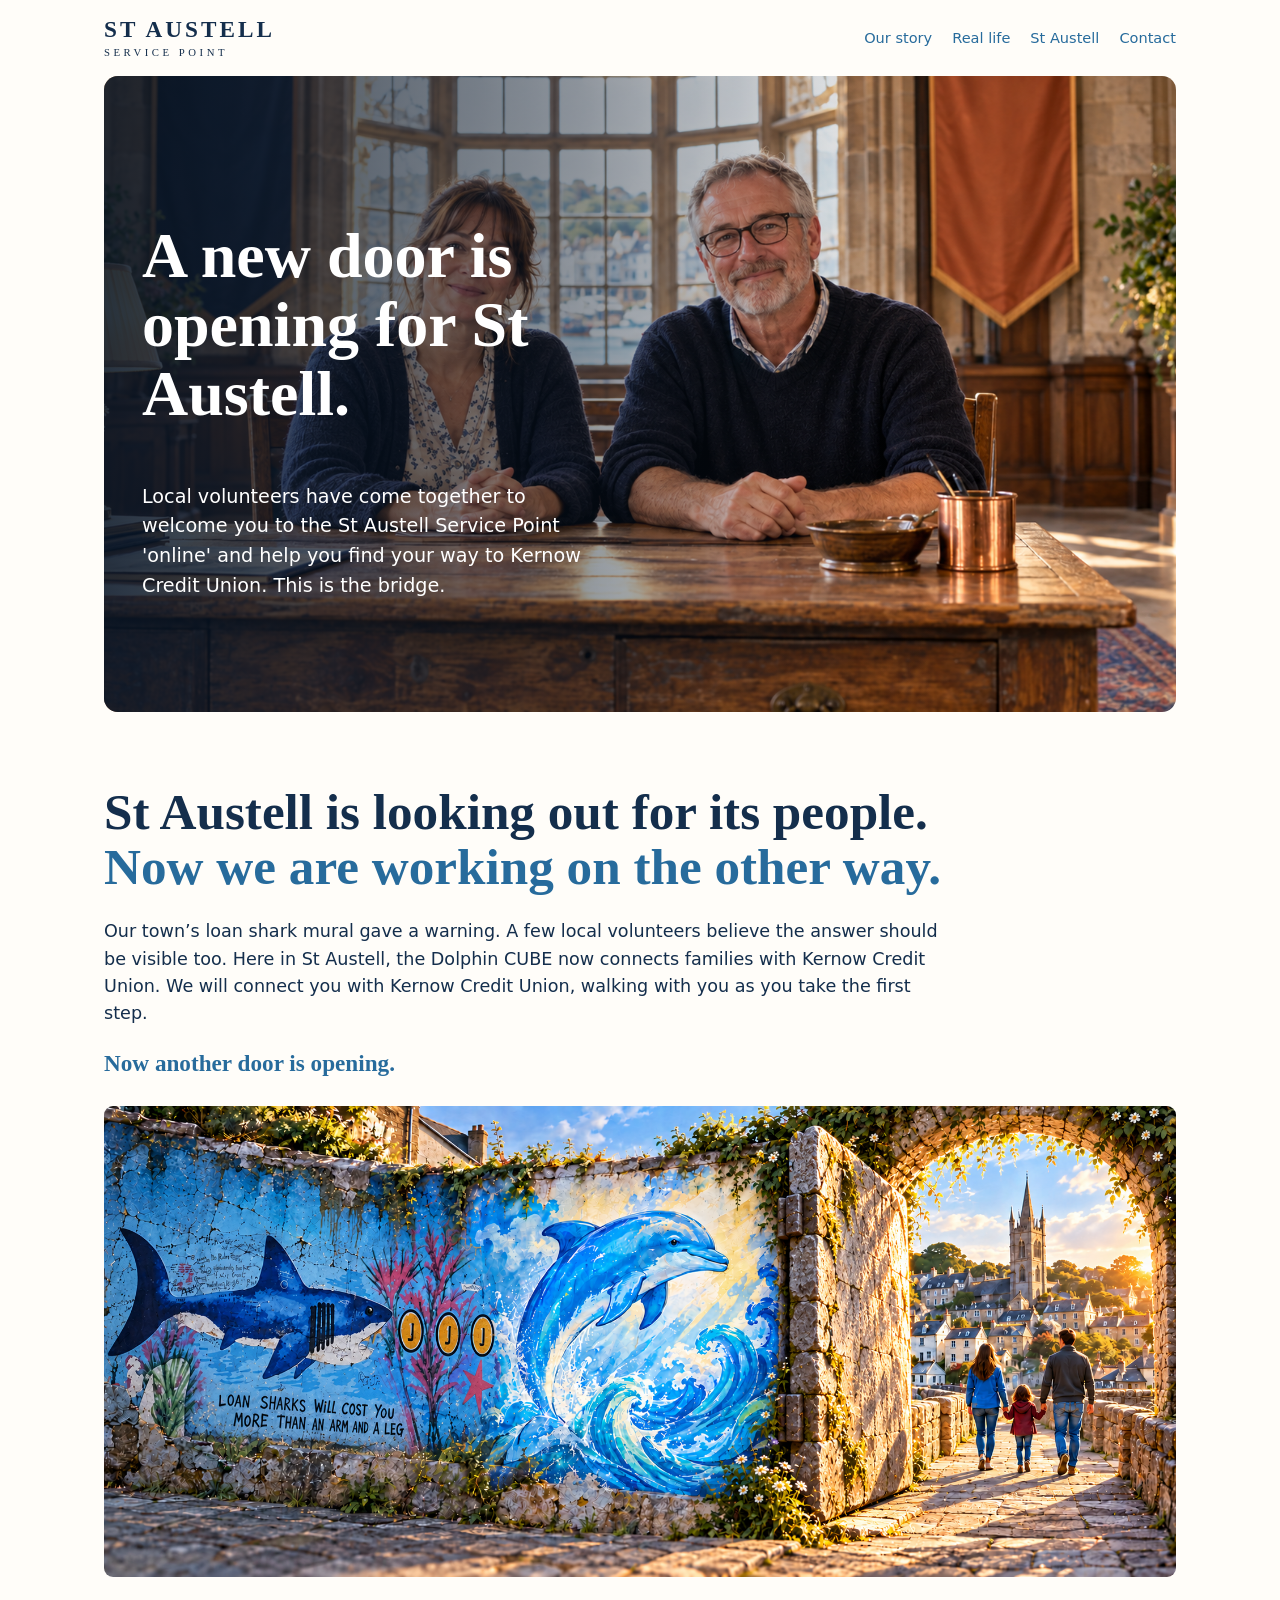
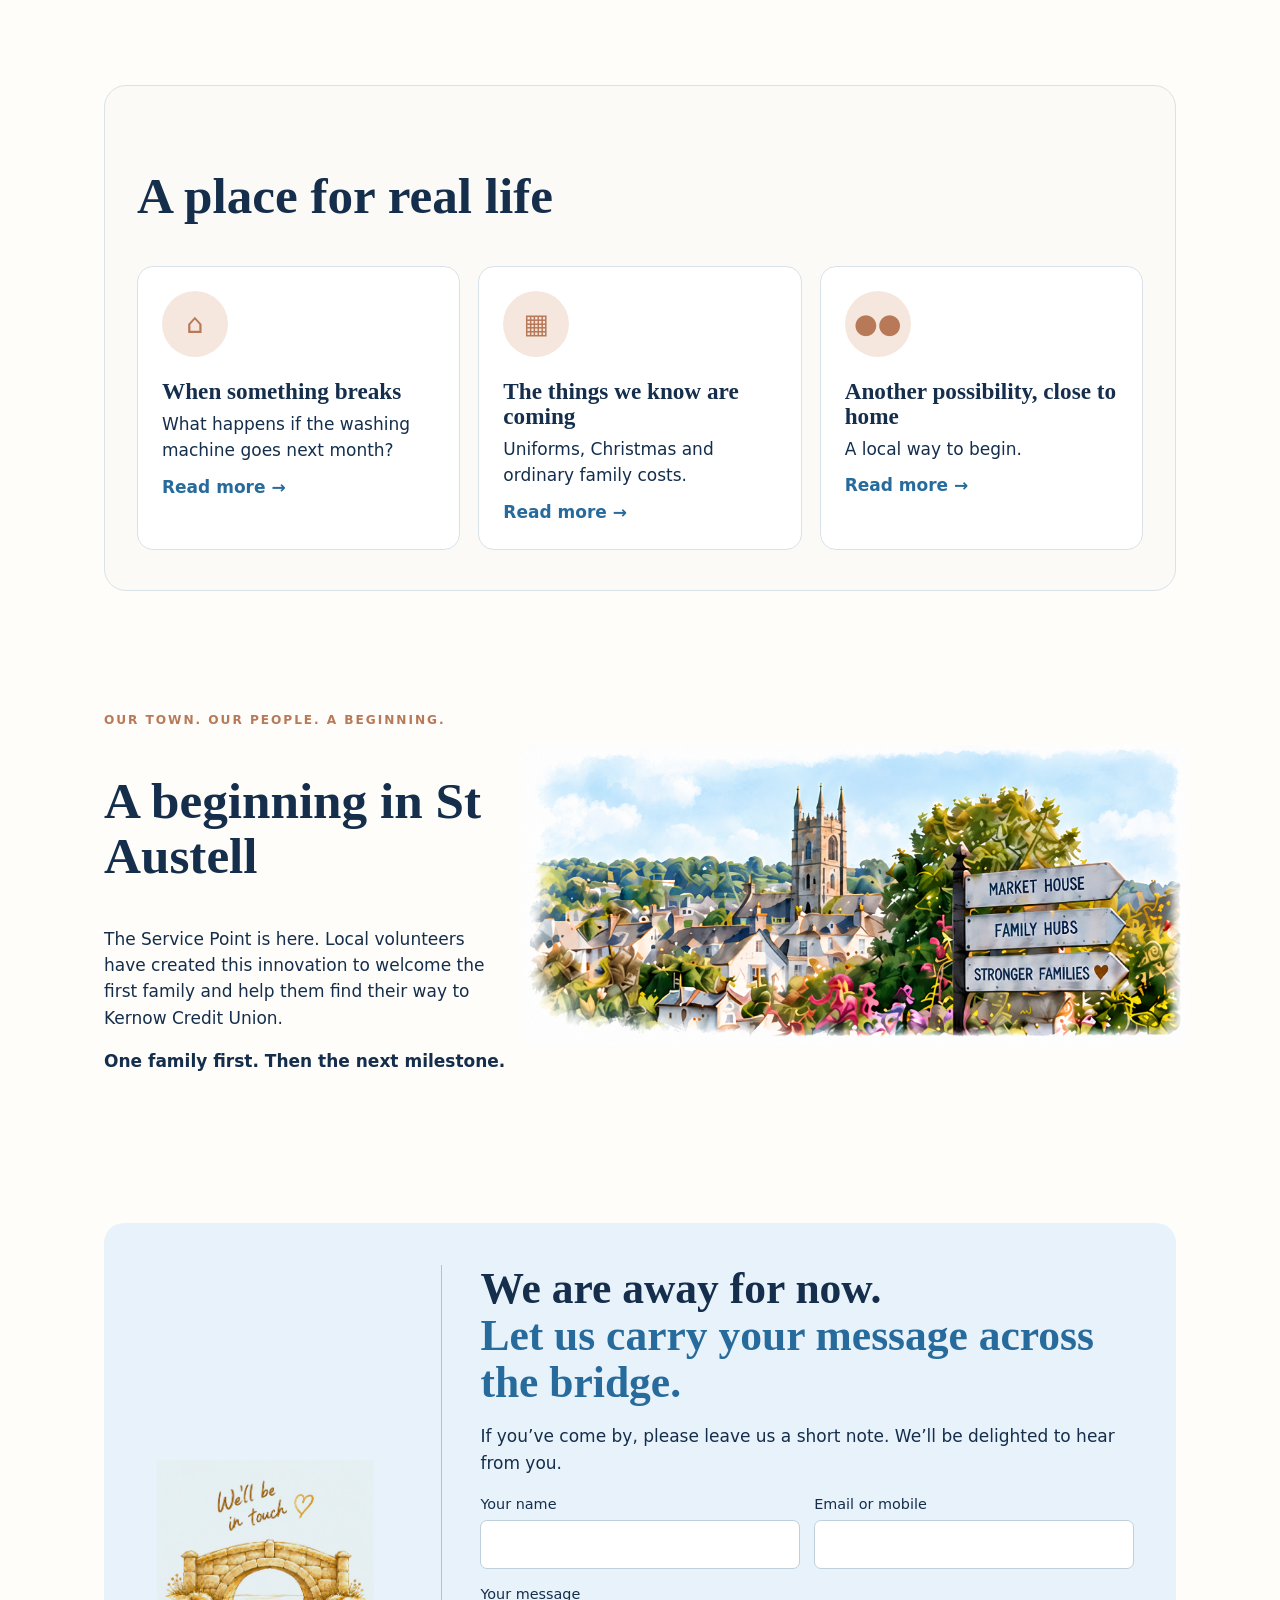
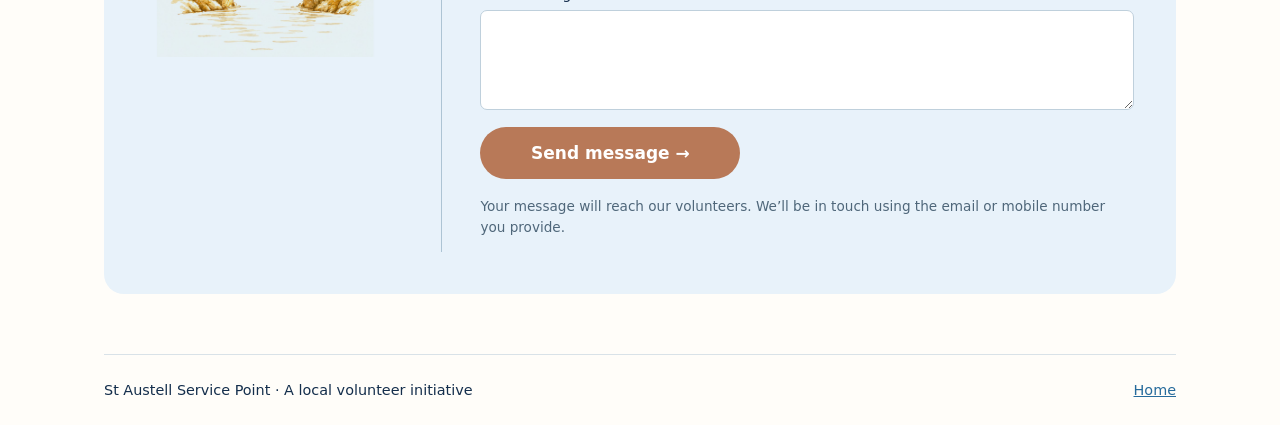
<file: index.html>
<!doctype html><html lang="en-GB"><head><meta charset="utf-8"><meta name="viewport" content="width=device-width, initial-scale=1"><meta name="description" content="A welcoming local St Austell Service Point for families."><title>Home | St Austell Service Point</title><link rel="stylesheet" href="style.css"></head><body><div class="wrap"><header class="header"><a class="brand" href="index.html">ST AUSTELL<small>SERVICE POINT</small></a><button class="menu" type="button" aria-controls="nav" aria-expanded="false">Menu ☰</button><nav id="nav" class="nav" aria-label="Site navigation"><a href="index.html#story">Our story</a><a href="index.html#real-life">Real life</a><a href="index.html#town">St Austell</a><a href="index.html#contact">Contact</a></nav></header><main><section class="hero"><div class="hero-copy"><h1>A new door is opening for St Austell.</h1><p>Local volunteers have come together to welcome you to the St Austell Service Point 'online' and help you find your way to Kernow Credit Union. This is the bridge.</p></div></section>
<section class="section" id="story"><h2>St Austell is looking out for its people.<br><span class="blue">Now we are working on the other way.</span></h2><p class="intro">Our town’s loan shark mural gave a warning. A few local volunteers believe the answer should be visible too. Here in St Austell, the Dolphin CUBE now connects families with Kernow Credit Union. We will connect you with Kernow Credit Union, walking with you as you take the first step.</p><h3 class="blue">Now another door is opening.</h3><img class="art story-art" src="assets/shark-dolphin-stone-door.png" alt="St Austell’s loan shark mural, a dolphin, an open stone door and a family walking toward the town"></section>
<section class="real" id="real-life"><h2>A place for real life</h2><div class="cards"><a class="card" href="when-something-breaks.html"><span class="circle" aria-hidden="true">⌂</span><h3>When something breaks</h3><p>What happens if the washing machine goes next month?</p><span class="read">Read more →</span></a><a class="card" href="things-we-know-are-coming.html"><span class="circle" aria-hidden="true">▦</span><h3>The things we know are coming</h3><p>Uniforms, Christmas and ordinary family costs.</p><span class="read">Read more →</span></a><a class="card" href="another-possibility.html"><span class="circle" aria-hidden="true">●●</span><h3>Another possibility, close to home</h3><p>A local way to begin.</p><span class="read">Read more →</span></a></div></section>
<section class="section town" id="town"><div><p class="eyebrow">Our town. Our people. A beginning.</p><h2>A beginning in St Austell</h2><p>The Service Point is here. Local volunteers have created this innovation to welcome the first family and help them find their way to Kernow Credit Union.</p><p><strong>One family first. Then the next milestone.</strong></p></div><img src="assets/st-austell-town.png" alt="White St Austell houses, church, floral foreground and three direction signs"></section>
<section class="contact" id="contact"><div class="contact-bridge"><img src="assets/contact-bridge.jpg" alt="A hand-drawn gold stone bridge beneath the words We’ll be in touch"></div><div class="contact-main"><h2>We are away for now.<br><span class="blue">Let us carry your message across the bridge.</span></h2><p>If you’ve come by, please leave us a short note. We’ll be delighted to hear from you.</p><form id="contact-form" action="https://formspree.io/f/mvkgdagb" method="POST"><div class="fields"><label>Your name<input name="name" autocomplete="name" required></label><label>Email or mobile<input name="reply_to" autocomplete="on" required></label><label class="wide">Your message<textarea name="message" required></textarea></label></div><p><button class="button" type="submit">Send message →</button></p><p class="fine" id="form-status" role="status" aria-live="polite">Your message will reach our volunteers. We’ll be in touch using the email or mobile number you provide.</p></form></div></section></main><footer class="footer"><span>St Austell Service Point · A local volunteer initiative</span><a href="index.html">Home</a></footer></div><script src="site.js"></script></body></html>
</file>
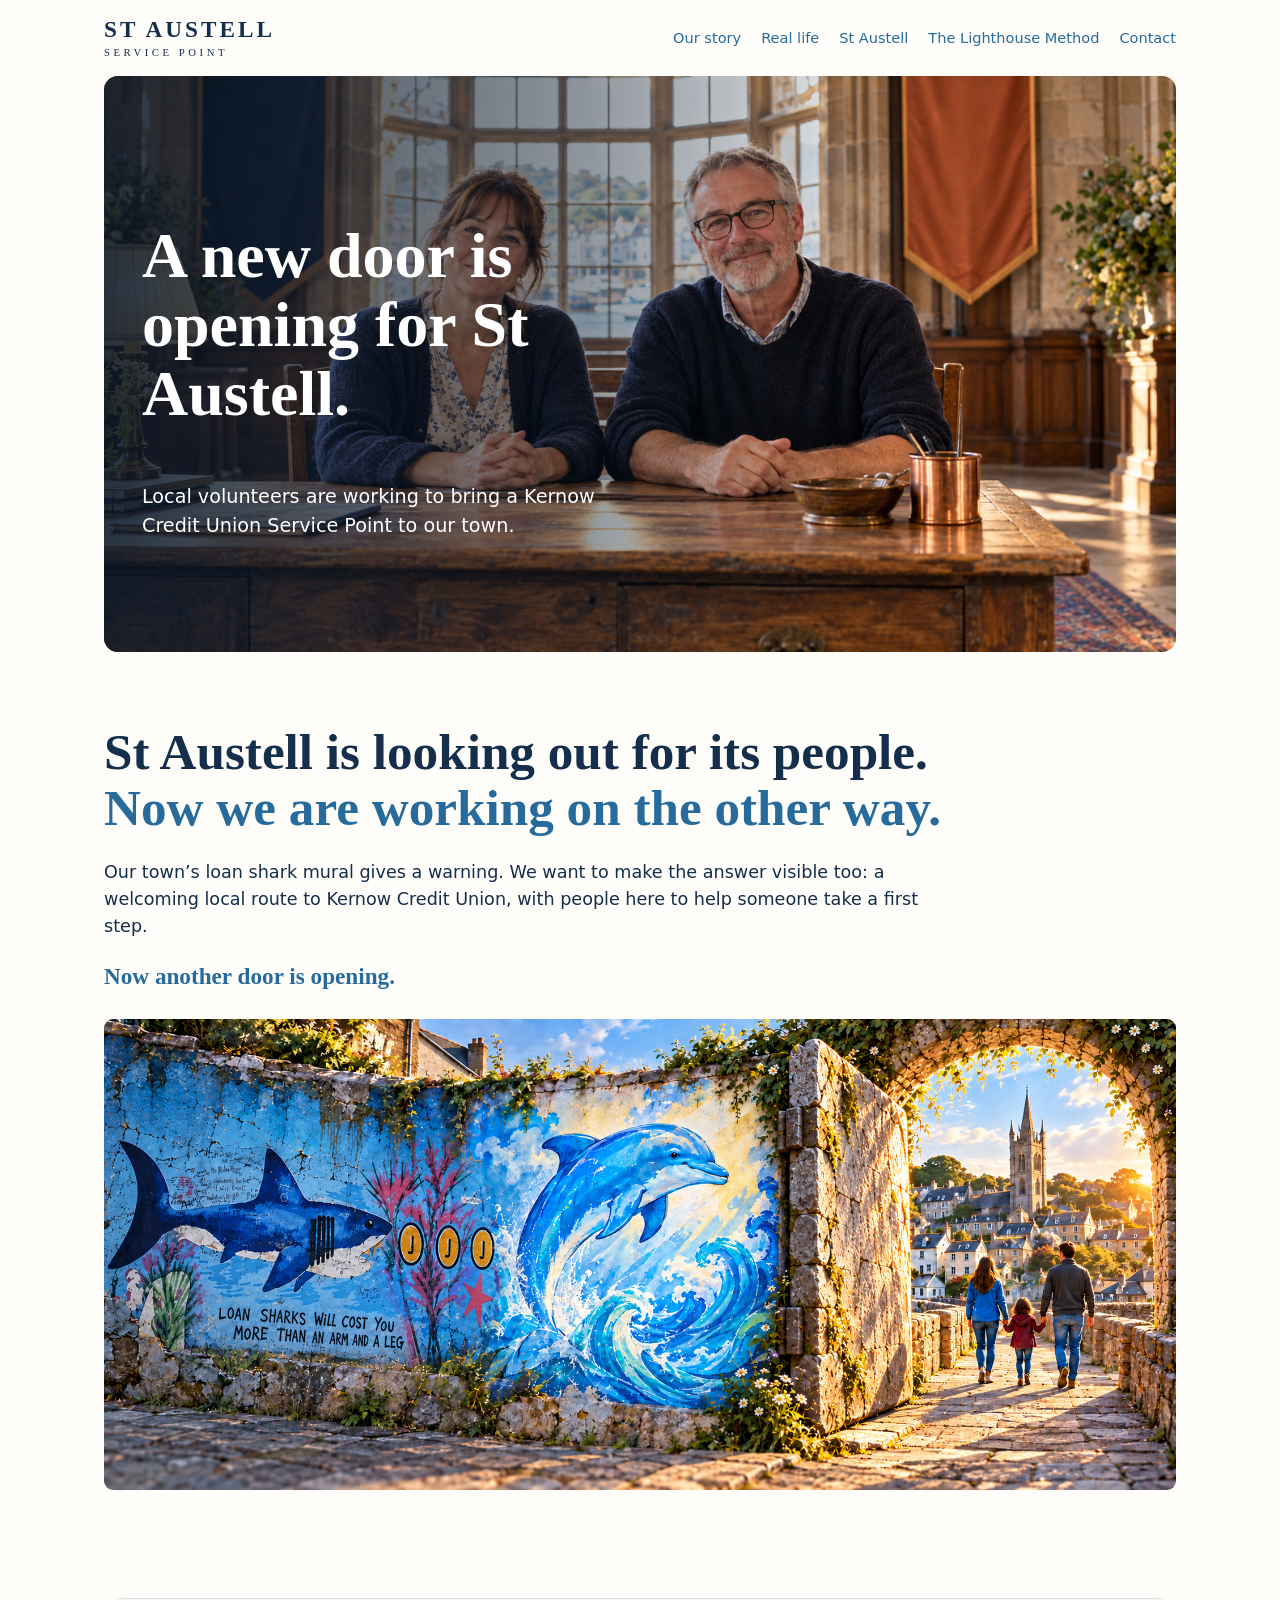
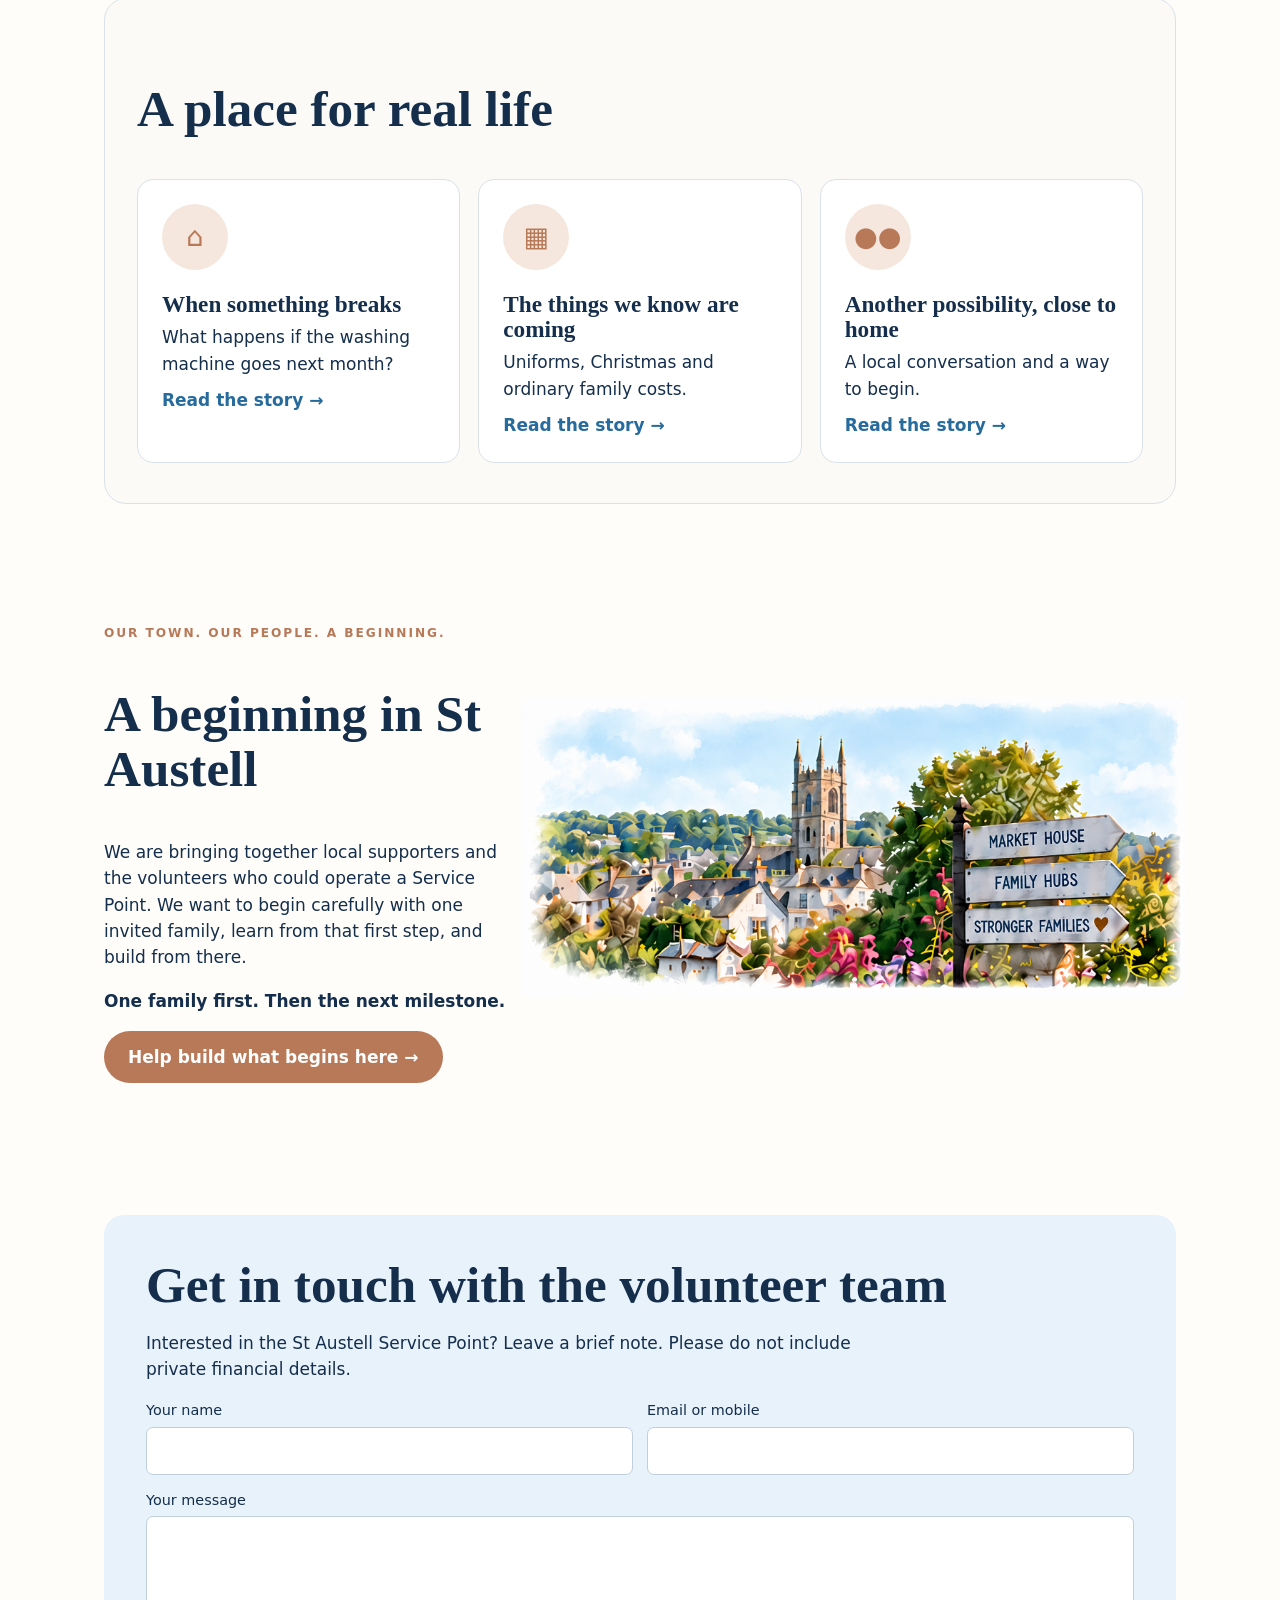
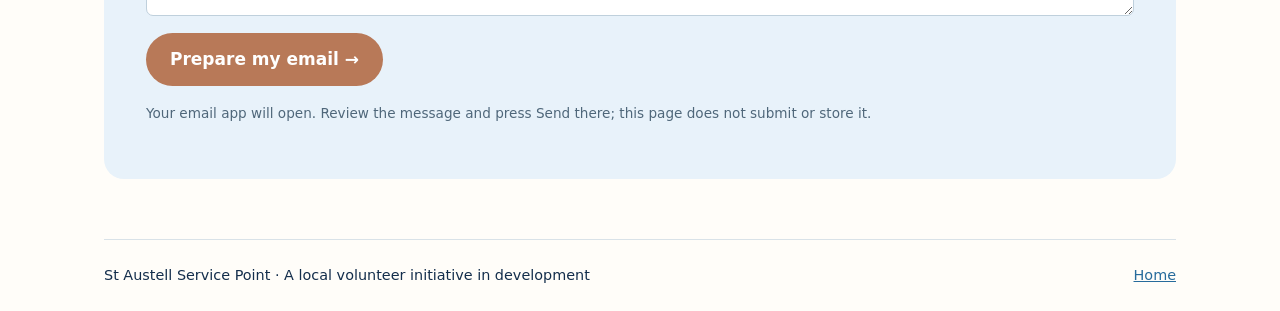
<file: internal/index.html>
<!doctype html><html lang="en-GB"><head><meta charset="utf-8"><meta name="viewport" content="width=device-width, initial-scale=1"><meta name="robots" content="noindex,nofollow"><meta name="description" content="A local volunteer initiative for a St Austell Service Point."><title>Home | St Austell Service Point</title><link rel="stylesheet" href="style.css"></head><body><div class="wrap"><header class="header"><a class="brand" href="index.html">ST AUSTELL<small>SERVICE POINT</small></a><button class="menu" type="button" aria-controls="nav" aria-expanded="false">Menu ☰</button><nav id="nav" class="nav" aria-label="Site navigation"><a href="index.html#story">Our story</a><a href="index.html#real-life">Real life</a><a href="index.html#town">St Austell</a><a href="lighthouse.html">The Lighthouse Method</a><a href="index.html#contact">Contact</a></nav></header><main><section class="hero"><div class="hero-copy"><h1>A new door is opening for St Austell.</h1><p>Local volunteers are working to bring a Kernow Credit Union Service Point to our town.</p></div></section>
<section class="section" id="story"><h2>St Austell is looking out for its people.<br><span class="blue">Now we are working on the other way.</span></h2><p class="intro">Our town’s loan shark mural gives a warning. We want to make the answer visible too: a welcoming local route to Kernow Credit Union, with people here to help someone take a first step.</p><h3 class="blue">Now another door is opening.</h3><img class="art story-art" src="assets/shark-dolphin-stone-door.png" alt="Illustrated sequence: St Austell’s shark warning, a hopeful dolphin, and a family walking beyond an open stone door"></section>
<section class="real" id="real-life"><h2>A place for real life</h2><div class="cards"><a class="card" href="when-something-breaks.html"><span class="circle" aria-hidden="true">⌂</span><h3>When something breaks</h3><p>What happens if the washing machine goes next month?</p><span class="read">Read the story →</span></a><a class="card" href="things-we-know-are-coming.html"><span class="circle" aria-hidden="true">▦</span><h3>The things we know are coming</h3><p>Uniforms, Christmas and ordinary family costs.</p><span class="read">Read the story →</span></a><a class="card" href="another-possibility.html"><span class="circle" aria-hidden="true">●●</span><h3>Another possibility, close to home</h3><p>A local conversation and a way to begin.</p><span class="read">Read the story →</span></a></div></section>
<section class="section town" id="town"><div><p class="eyebrow">Our town. Our people. A beginning.</p><h2>A beginning in St Austell</h2><p>We are bringing together local supporters and the volunteers who could operate a Service Point. We want to begin carefully with one invited family, learn from that first step, and build from there.</p><p><strong>One family first. Then the next milestone.</strong></p><a class="button" href="lighthouse.html">Help build what begins here →</a></div><img src="assets/st-austell-town.png" alt="Watercolour view of white St Austell houses, church, flowers and three signs pointing to Market House, family hubs and stronger families"></section>
<section class="contact" id="contact"><h2>Get in touch with the volunteer team</h2><p>Interested in the St Austell Service Point? Leave a brief note. Please do not include private financial details.</p><form id="contact-form"><div class="fields"><label>Your name<input name="name" autocomplete="name" required></label><label>Email or mobile<input name="reply_to" required></label><label class="wide">Your message<textarea name="message" required></textarea></label></div><p><button class="button" type="submit">Prepare my email →</button></p><p class="fine" id="form-status" role="status">Your email app will open. Review the message and press Send there; this page does not submit or store it.</p></form></section></main><footer class="footer"><span>St Austell Service Point · A local volunteer initiative in development</span><a href="index.html">Home</a></footer></div><script src="site.js"></script></body></html>
</file>
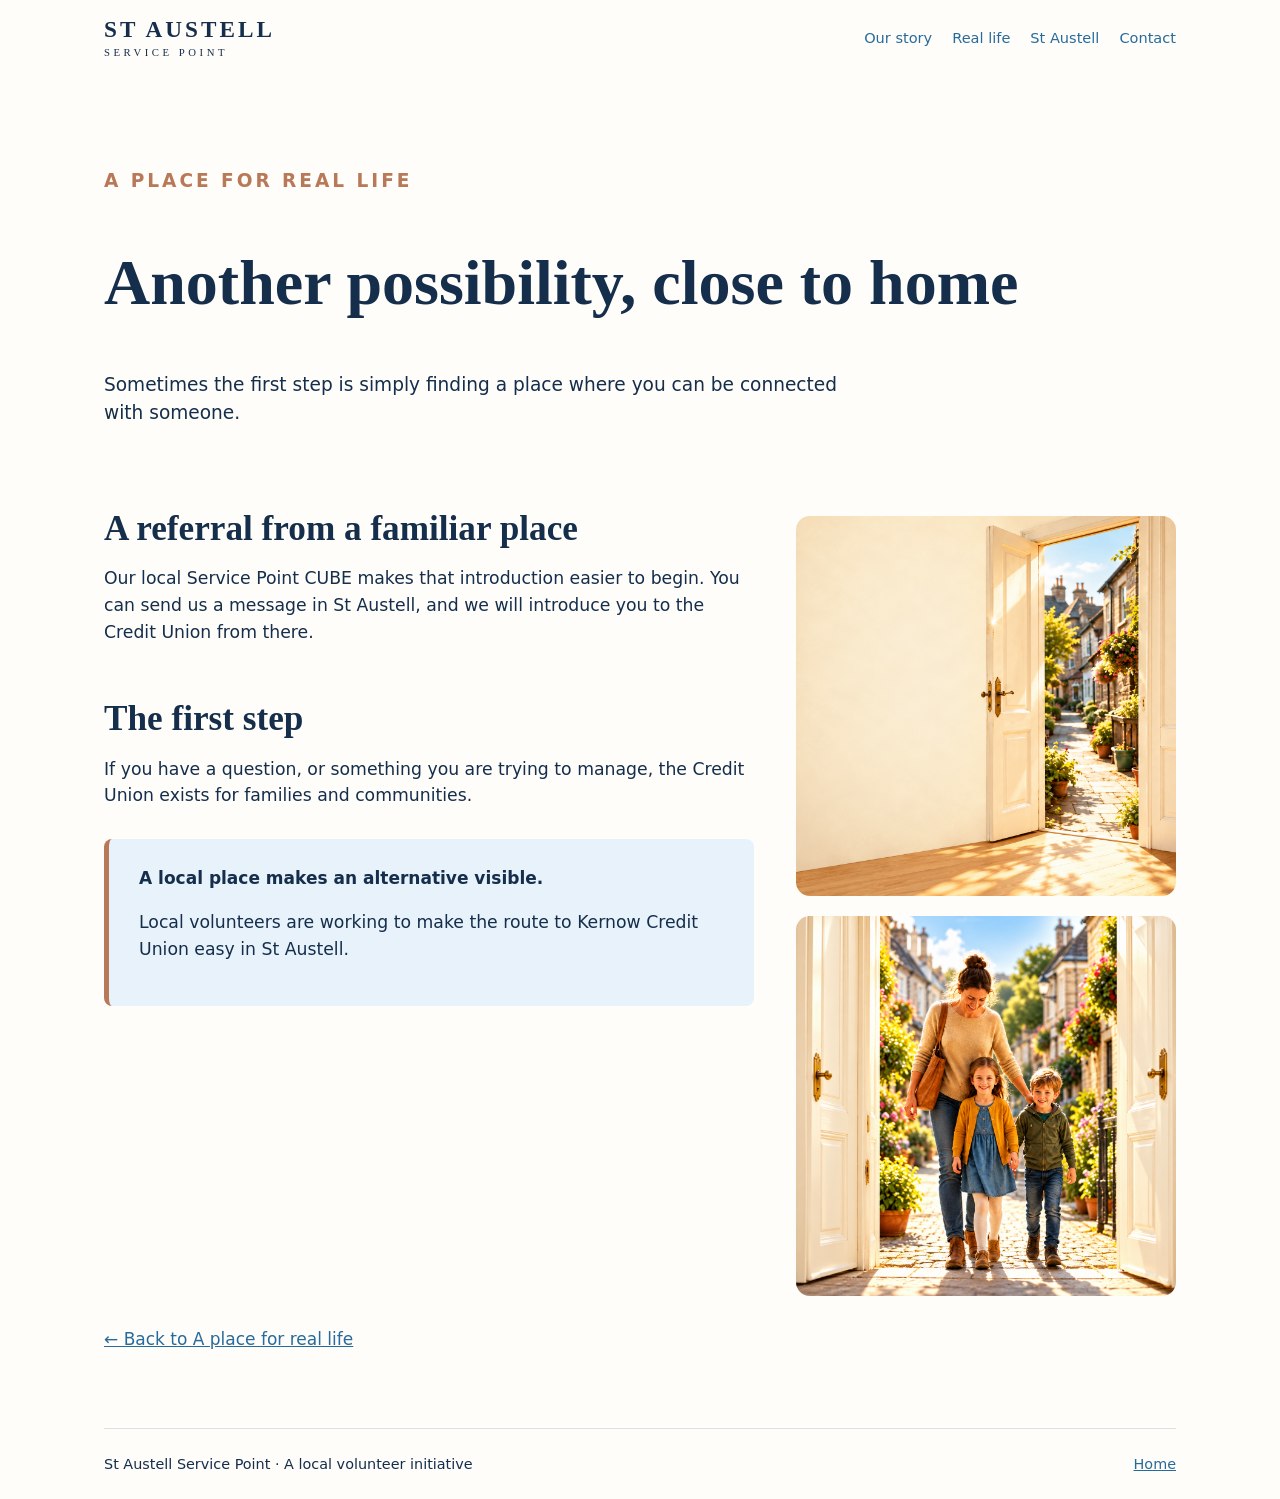
<file: another-possibility.html>
<!doctype html><html lang="en-GB"><head><meta charset="utf-8"><meta name="viewport" content="width=device-width, initial-scale=1"><meta name="description" content="A welcoming local St Austell Access Point for families."><title>Another possibility, close to home | St Austell Service Point</title><link rel="stylesheet" href="style.css"></head><body><div class="wrap"><header class="header"><a class="brand" href="index.html">ST AUSTELL<small>SERVICE POINT</small></a><button class="menu" type="button" aria-controls="nav" aria-expanded="false">Menu ☰</button><nav id="nav" class="nav" aria-label="Site navigation"><a href="index.html#story">Our story</a><a href="index.html#real-life">Real life</a><a href="index.html#town">St Austell</a><a href="index.html#contact">Contact</a></nav></header><main><section class="subhero"><p class="eyebrow">A place for real life</p><h1>Another possibility, close to home</h1><p>Sometimes the first step is simply finding a place where you can be connected with someone.</p></section><div class="story-layout"><div class="prose"><h2>A referral from a familiar place</h2><p>Our local Service Point CUBE makes that introduction easier to begin. You can send us a message in St Austell, and we will introduce you to the Credit Union from there.</p><h2>The first step</h2><p>If you have a question, or something you are trying to manage, the Credit Union exists for families and communities.</p><div class="callout"><strong>A local place makes an alternative visible.</strong><p>Local volunteers are working to make the route to Kernow Credit Union easy in St Austell.</p></div></div><div class="image-pair"><img src="assets/new-door.png" alt="An open white door leading to a flower-lined street"><img src="assets/first-family.png" alt="A mother and two children walking through open doors"></div></div><a class="back" href="index.html#real-life">← Back to A place for real life</a></main><footer class="footer"><span>St Austell Service Point · A local volunteer initiative</span><a href="index.html">Home</a></footer></div><script src="site.js"></script></body></html>
</file>
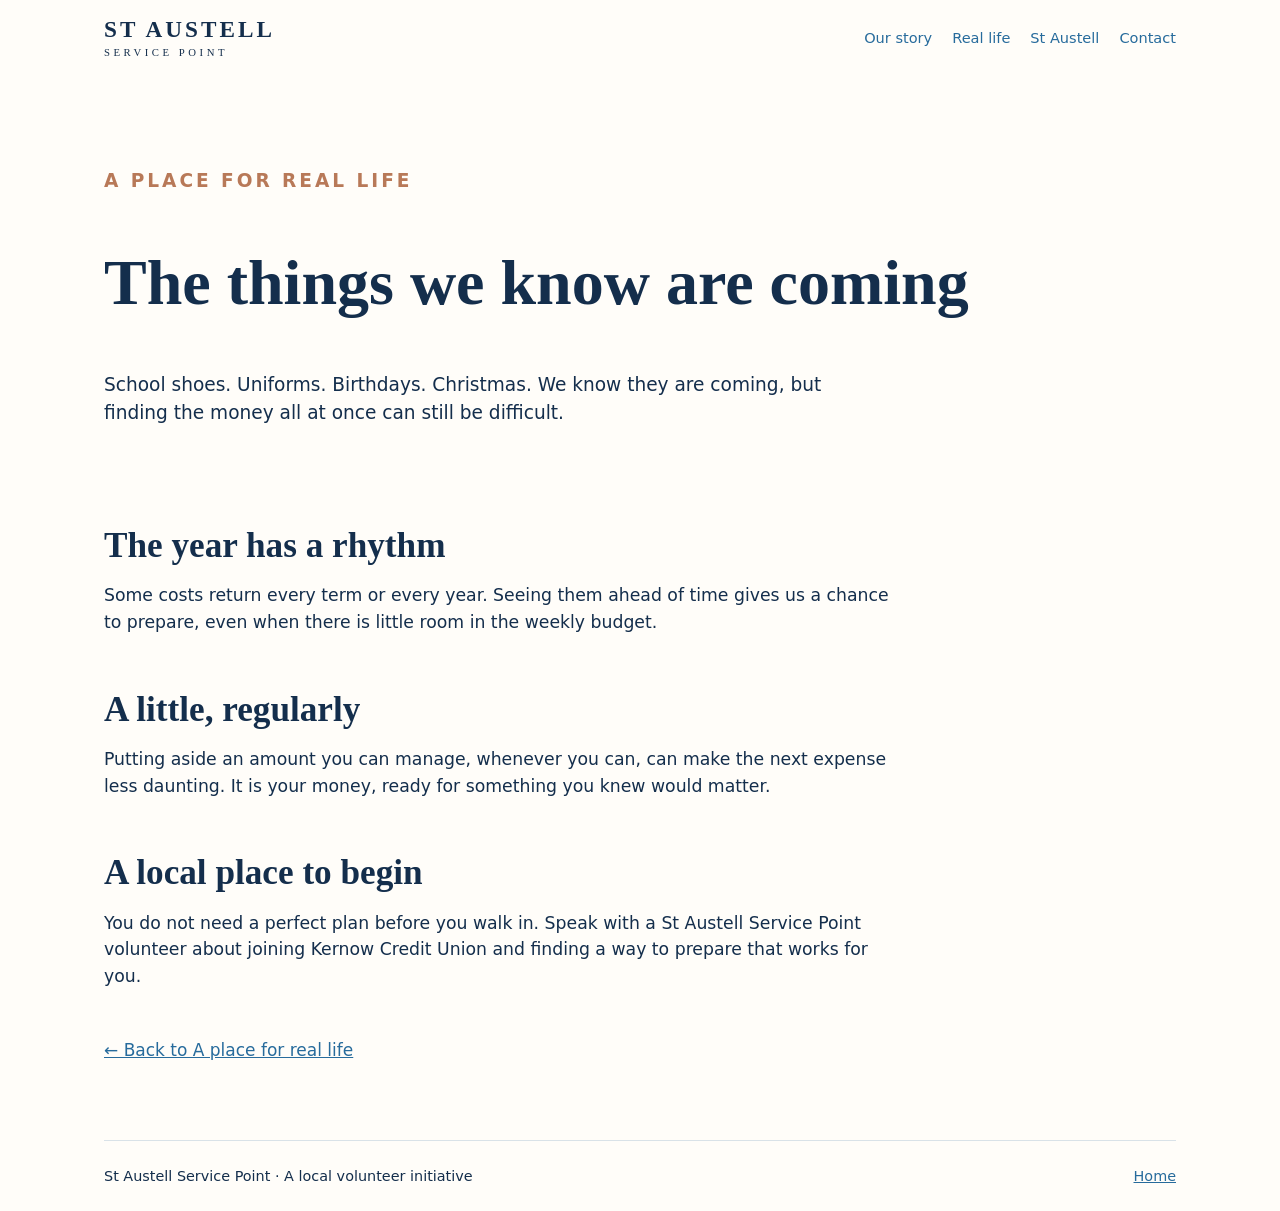
<file: things-we-know-are-coming.html>
<!doctype html><html lang="en-GB"><head><meta charset="utf-8"><meta name="viewport" content="width=device-width, initial-scale=1"><meta name="description" content="A welcoming local St Austell Service Point for families."><title>The things we know are coming | St Austell Service Point</title><link rel="stylesheet" href="style.css"></head><body><div class="wrap"><header class="header"><a class="brand" href="index.html">ST AUSTELL<small>SERVICE POINT</small></a><button class="menu" type="button" aria-controls="nav" aria-expanded="false">Menu ☰</button><nav id="nav" class="nav" aria-label="Site navigation"><a href="index.html#story">Our story</a><a href="index.html#real-life">Real life</a><a href="index.html#town">St Austell</a><a href="index.html#contact">Contact</a></nav></header><main><section class="subhero"><p class="eyebrow">A place for real life</p><h1>The things we know are coming</h1><p>School shoes. Uniforms. Birthdays. Christmas. We know they are coming, but finding the money all at once can still be difficult.</p></section><div class="prose"><h2>The year has a rhythm</h2><p>Some costs return every term or every year. Seeing them ahead of time gives us a chance to prepare, even when there is little room in the weekly budget.</p><h2>A little, regularly</h2><p>Putting aside an amount you can manage, whenever you can, can make the next expense less daunting. It is your money, ready for something you knew would matter.</p><h2>A local place to begin</h2><p>You do not need a perfect plan before you walk in. Speak with a St Austell Service Point volunteer about joining Kernow Credit Union and finding a way to prepare that works for you.</p></div><a class="back" href="index.html#real-life">← Back to A place for real life</a></main><footer class="footer"><span>St Austell Service Point · A local volunteer initiative</span><a href="index.html">Home</a></footer></div><script src="site.js"></script></body></html>
</file>
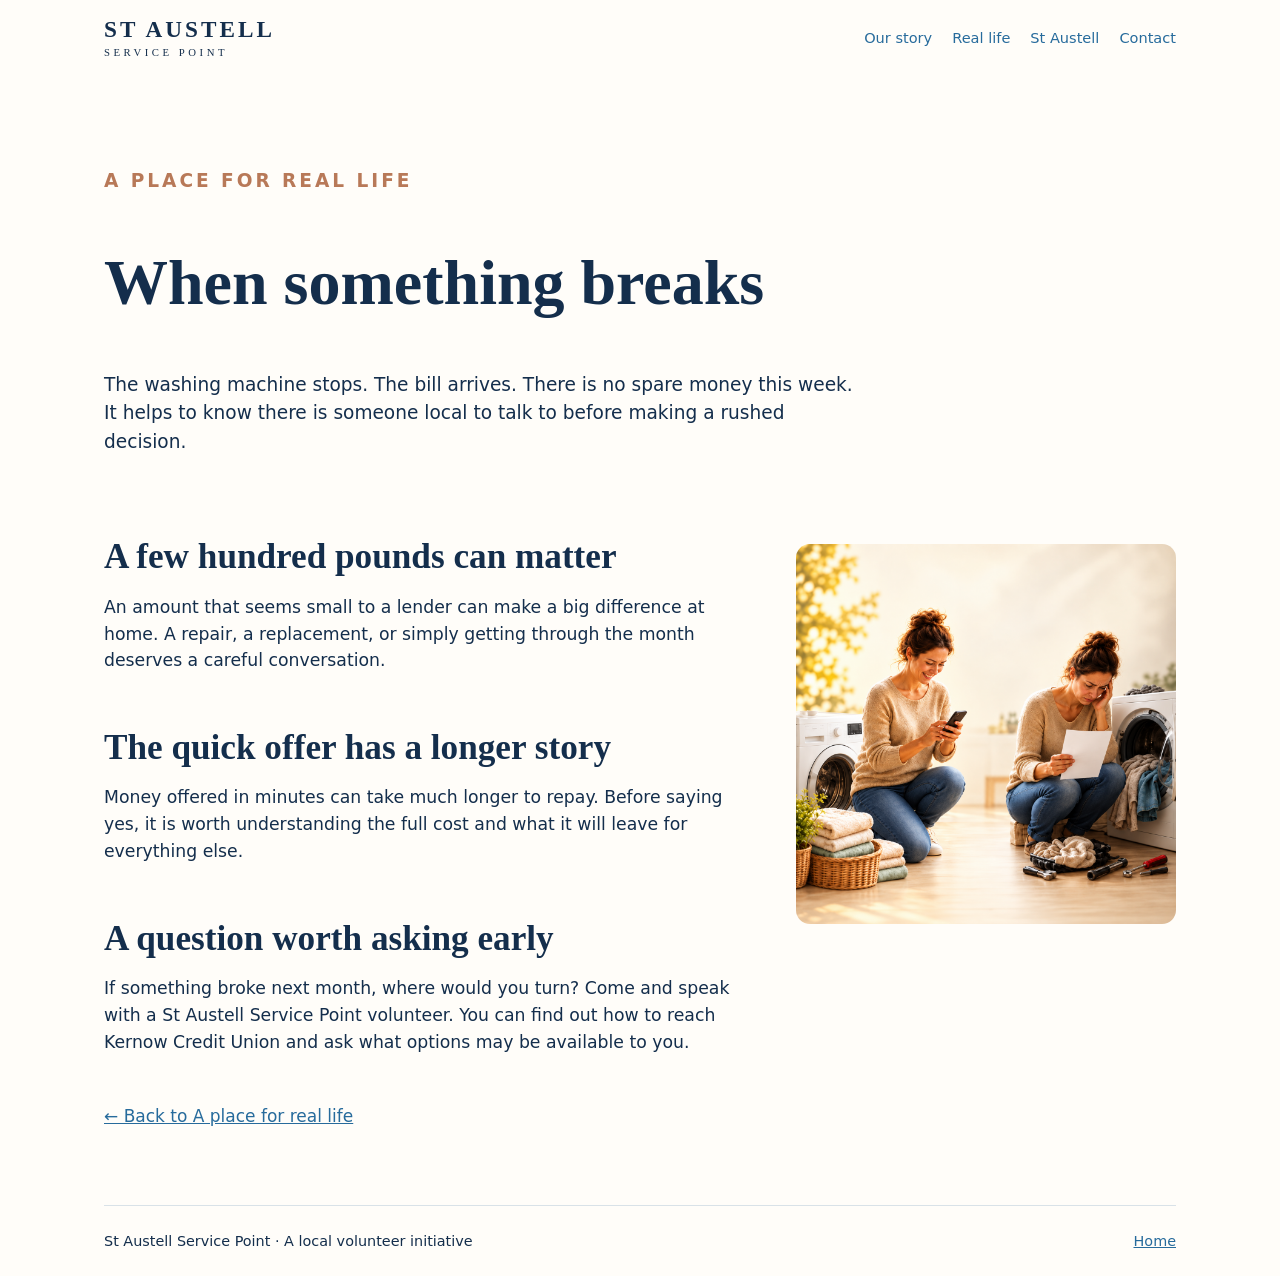
<file: when-something-breaks.html>
<!doctype html><html lang="en-GB"><head><meta charset="utf-8"><meta name="viewport" content="width=device-width, initial-scale=1"><meta name="description" content="A welcoming local St Austell Service Point for families."><title>When something breaks | St Austell Service Point</title><link rel="stylesheet" href="style.css"></head><body><div class="wrap"><header class="header"><a class="brand" href="index.html">ST AUSTELL<small>SERVICE POINT</small></a><button class="menu" type="button" aria-controls="nav" aria-expanded="false">Menu ☰</button><nav id="nav" class="nav" aria-label="Site navigation"><a href="index.html#story">Our story</a><a href="index.html#real-life">Real life</a><a href="index.html#town">St Austell</a><a href="index.html#contact">Contact</a></nav></header><main><section class="subhero"><p class="eyebrow">A place for real life</p><h1>When something breaks</h1><p>The washing machine stops. The bill arrives. There is no spare money this week. It helps to know there is someone local to talk to before making a rushed decision.</p></section><div class="story-layout"><div class="prose"><h2>A few hundred pounds can matter</h2><p>An amount that seems small to a lender can make a big difference at home. A repair, a replacement, or simply getting through the month deserves a careful conversation.</p><h2>The quick offer has a longer story</h2><p>Money offered in minutes can take much longer to repay. Before saying yes, it is worth understanding the full cost and what it will leave for everything else.</p><h2>A question worth asking early</h2><p>If something broke next month, where would you turn? Come and speak with a St Austell Service Point volunteer. You can find out how to reach Kernow Credit Union and ask what options may be available to you.</p></div><img class="side-art" src="assets/when-something-breaks.png" alt="Two women experience different choices beside their washing machines"></div><a class="back" href="index.html#real-life">← Back to A place for real life</a></main><footer class="footer"><span>St Austell Service Point · A local volunteer initiative</span><a href="index.html">Home</a></footer></div><script src="site.js"></script></body></html>
</file>
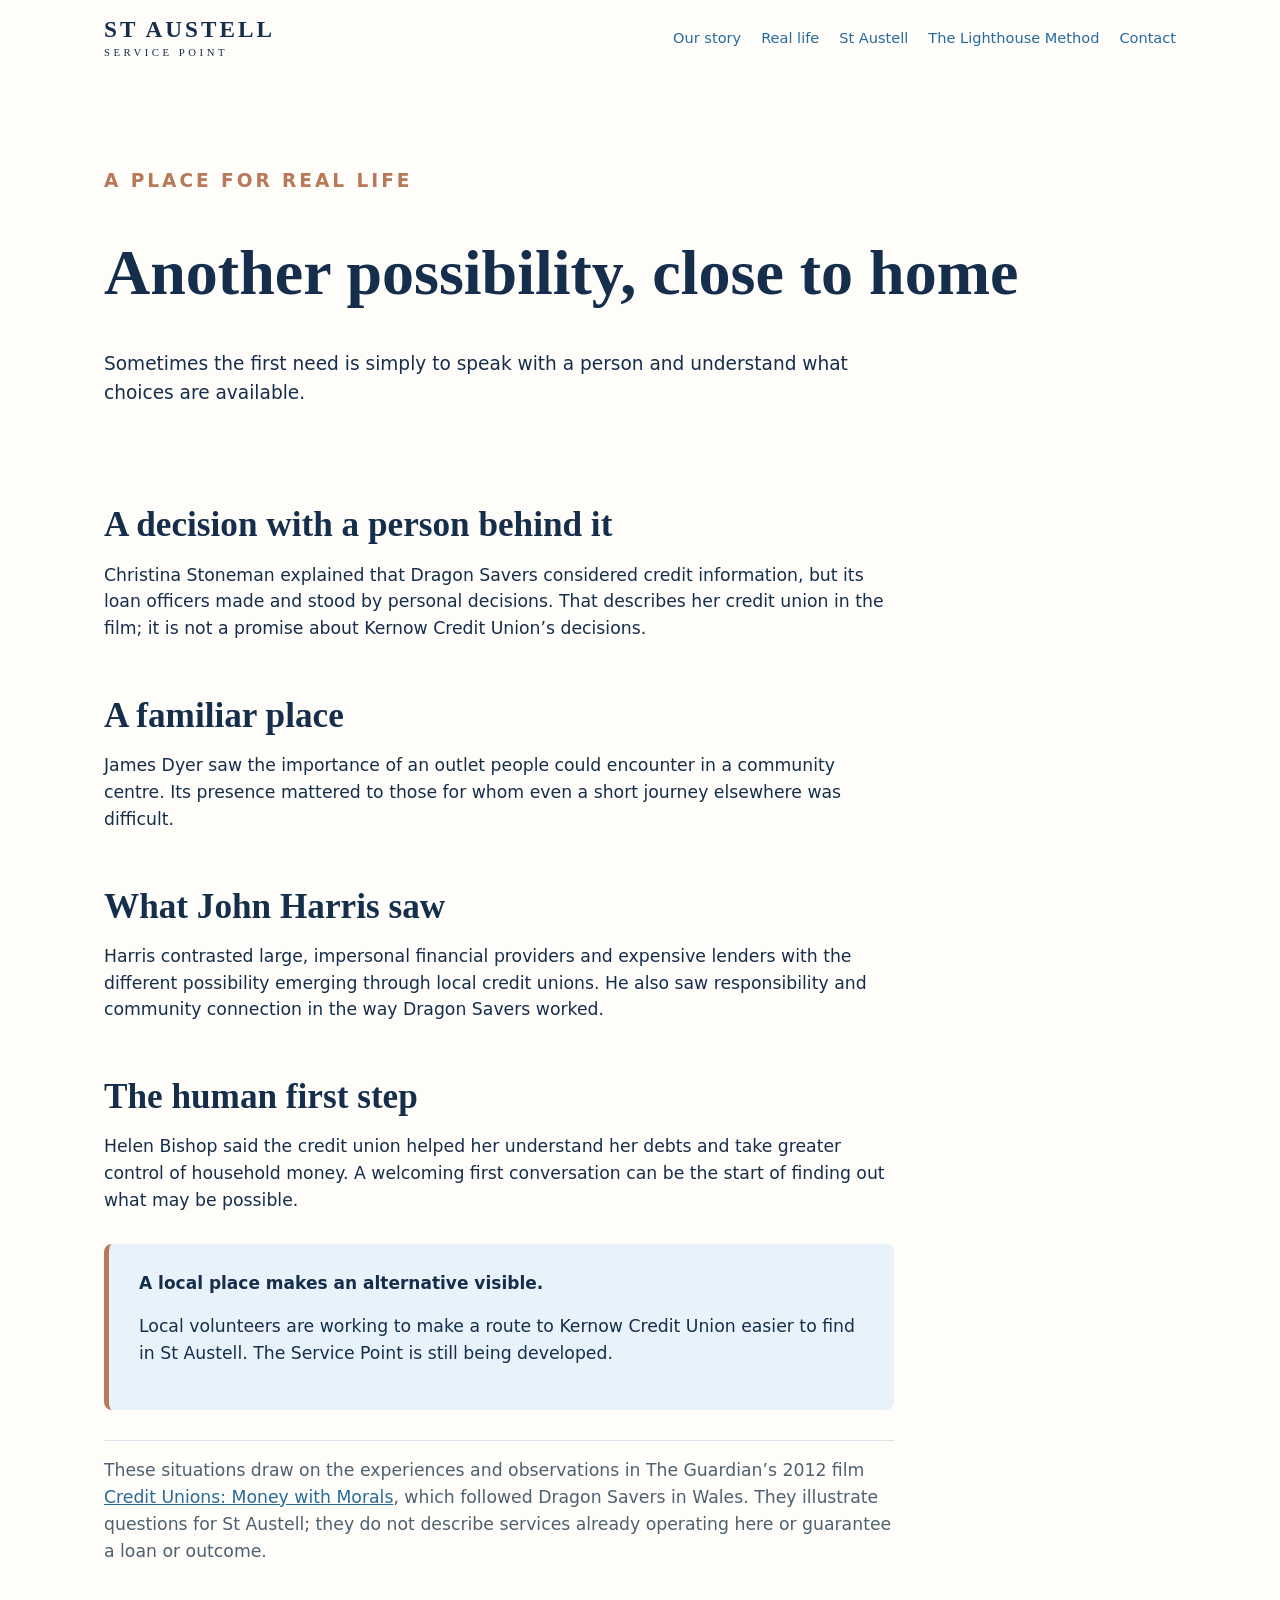
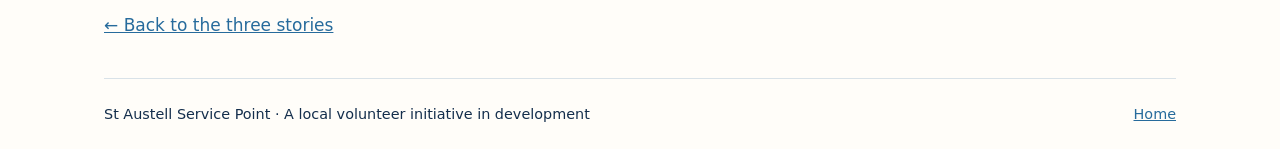
<file: internal/another-possibility.html>
<!doctype html><html lang="en-GB"><head><meta charset="utf-8"><meta name="viewport" content="width=device-width, initial-scale=1"><meta name="robots" content="noindex,nofollow"><meta name="description" content="A local volunteer initiative for a St Austell Service Point."><title>Another possibility, close to home | St Austell Service Point</title><link rel="stylesheet" href="style.css"></head><body><div class="wrap"><header class="header"><a class="brand" href="index.html">ST AUSTELL<small>SERVICE POINT</small></a><button class="menu" type="button" aria-controls="nav" aria-expanded="false">Menu ☰</button><nav id="nav" class="nav" aria-label="Site navigation"><a href="index.html#story">Our story</a><a href="index.html#real-life">Real life</a><a href="index.html#town">St Austell</a><a href="lighthouse.html">The Lighthouse Method</a><a href="index.html#contact">Contact</a></nav></header><main><header class="subhero"><p class="eyebrow">A place for real life</p><h1>Another possibility, close to home</h1><p>Sometimes the first need is simply to speak with a person and understand what choices are available.</p></header><div class="prose"><h2>A decision with a person behind it</h2><p>Christina Stoneman explained that Dragon Savers considered credit information, but its loan officers made and stood by personal decisions. That describes her credit union in the film; it is not a promise about Kernow Credit Union’s decisions.</p><h2>A familiar place</h2><p>James Dyer saw the importance of an outlet people could encounter in a community centre. Its presence mattered to those for whom even a short journey elsewhere was difficult.</p><h2>What John Harris saw</h2><p>Harris contrasted large, impersonal financial providers and expensive lenders with the different possibility emerging through local credit unions. He also saw responsibility and community connection in the way Dragon Savers worked.</p><h2>The human first step</h2><p>Helen Bishop said the credit union helped her understand her debts and take greater control of household money. A welcoming first conversation can be the start of finding out what may be possible.</p><div class="callout"><strong>A local place makes an alternative visible.</strong><p>Local volunteers are working to make a route to Kernow Credit Union easier to find in St Austell. The Service Point is still being developed.</p></div><p class="source">These situations draw on the experiences and observations in The Guardian’s 2012 film <a href="https://www.youtube.com/watch?v=_UgjGjf3sOk">Credit Unions: Money with Morals</a>, which followed Dragon Savers in Wales. They illustrate questions for St Austell; they do not describe services already operating here or guarantee a loan or outcome.</p><a class="back" href="index.html#real-life">← Back to the three stories</a></div></main><footer class="footer"><span>St Austell Service Point · A local volunteer initiative in development</span><a href="index.html">Home</a></footer></div><script src="site.js"></script></body></html>
</file>
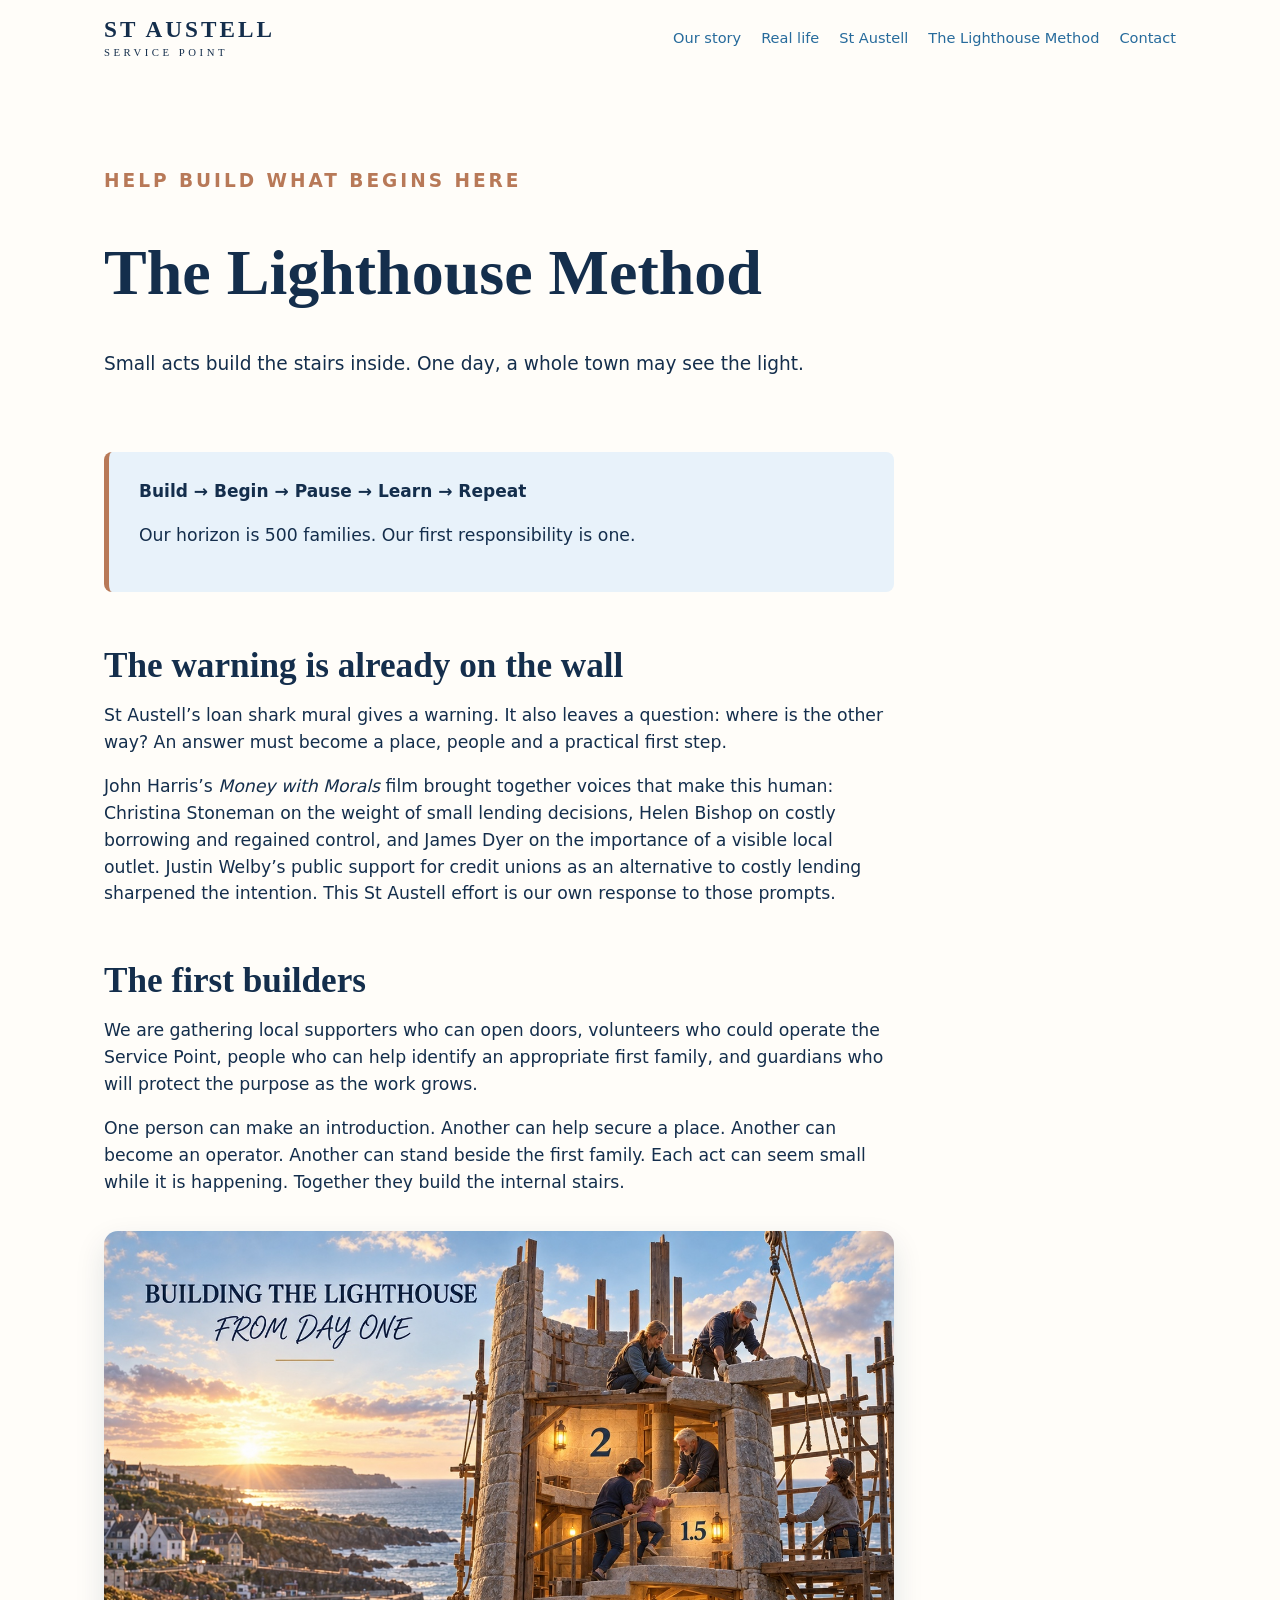
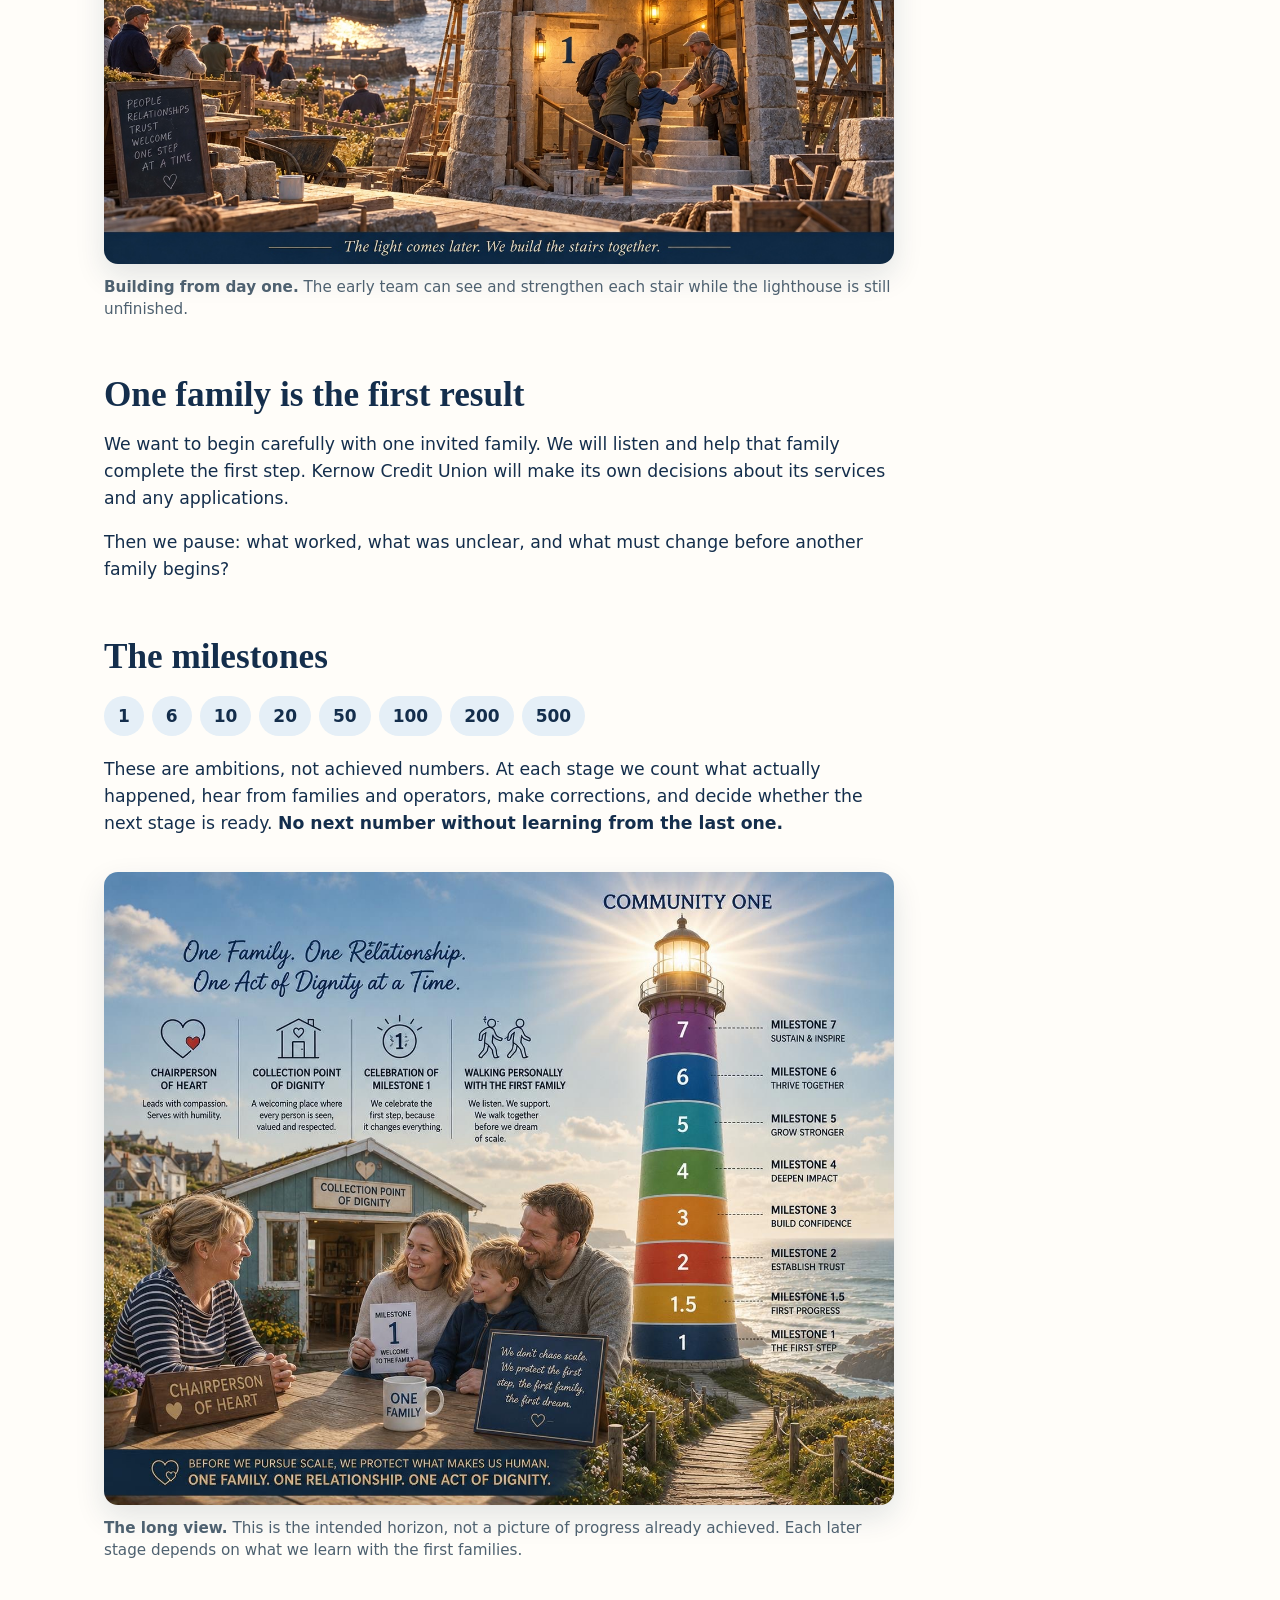
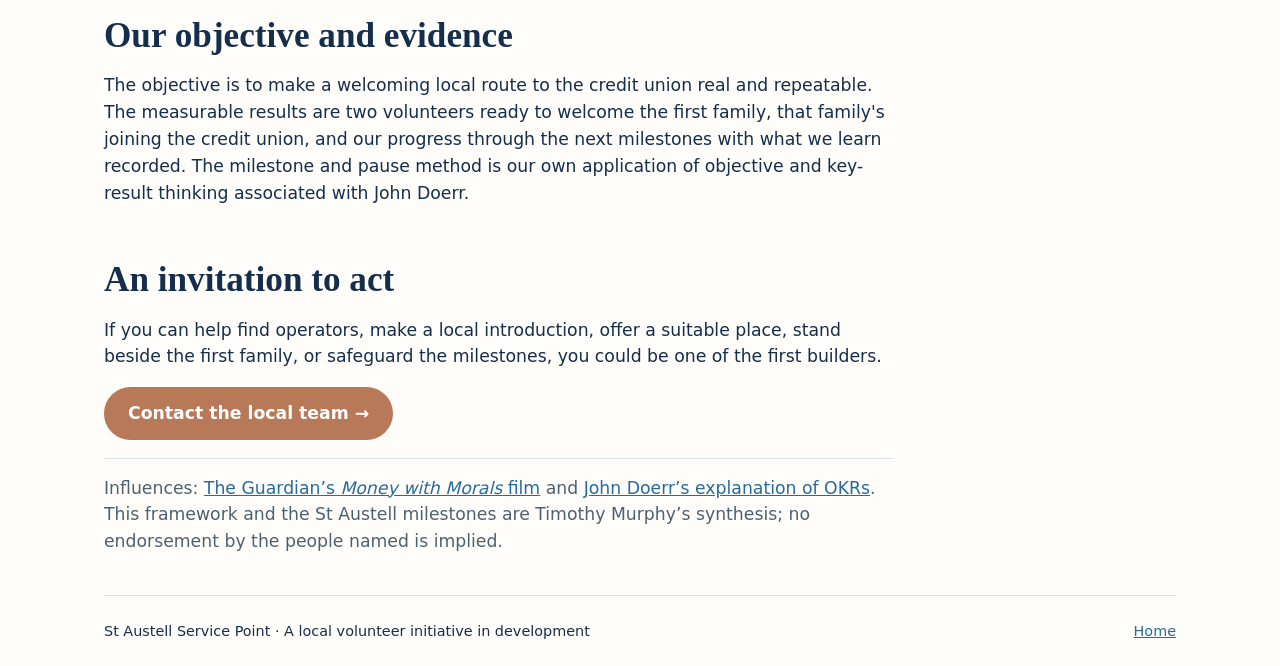
<file: internal/lighthouse.html>
<!doctype html><html lang="en-GB"><head><meta charset="utf-8"><meta name="viewport" content="width=device-width, initial-scale=1"><meta name="robots" content="noindex,nofollow"><meta name="description" content="An invitation to help build the St Austell Service Point from the first family toward a disciplined 500-family horizon."><title>The Lighthouse Method | St Austell Service Point</title><link rel="stylesheet" href="style.css"></head><body><div class="wrap"><header class="header"><a class="brand" href="index.html">ST AUSTELL<small>SERVICE POINT</small></a><button class="menu" type="button" aria-controls="nav" aria-expanded="false">Menu ☰</button><nav id="nav" class="nav" aria-label="Site navigation"><a href="index.html#story">Our story</a><a href="index.html#real-life">Real life</a><a href="index.html#town">St Austell</a><a href="lighthouse.html">The Lighthouse Method</a><a href="index.html#contact">Contact</a></nav></header><main><header class="subhero"><p class="eyebrow">Help build what begins here</p><h1>The Lighthouse Method</h1><p>Small acts build the stairs inside. One day, a whole town may see the light.</p></header><div class="prose"><div class="callout"><strong>Build → Begin → Pause → Learn → Repeat</strong><p>Our horizon is 500 families. Our first responsibility is one.</p></div><h2>The warning is already on the wall</h2><p>St Austell’s loan shark mural gives a warning. It also leaves a question: where is the other way? An answer must become a place, people and a practical first step.</p><p>John Harris’s <em>Money with Morals</em> film brought together voices that make this human: Christina Stoneman on the weight of small lending decisions, Helen Bishop on costly borrowing and regained control, and James Dyer on the importance of a visible local outlet. Justin Welby’s public support for credit unions as an alternative to costly lending sharpened the intention. This St Austell effort is our own response to those prompts.</p><h2>The first builders</h2><p>We are gathering local supporters who can open doors, volunteers who could operate the Service Point, people who can help identify an appropriate first family, and guardians who will protect the purpose as the work grows.</p><p>One person can make an introduction. Another can help secure a place. Another can become an operator. Another can stand beside the first family. Each act can seem small while it is happening. Together they build the internal stairs.</p><figure class="lighthouse-figure"><img src="assets/lighthouse-building.jpg" alt="Volunteers and families building the inner stairs of an unfinished lighthouse through milestones one, one point five and two, with its top open to the sky" loading="lazy"><figcaption><strong>Building from day one.</strong> The early team can see and strengthen each stair while the lighthouse is still unfinished.</figcaption></figure><h2>One family is the first result</h2><p>We want to begin carefully with one invited family. We will listen and help that family complete the first step. Kernow Credit Union will make its own decisions about its services and any applications.</p><p>Then we pause: what worked, what was unclear, and what must change before another family begins?</p><h2>The milestones</h2><div class="milestones" aria-label="Milestones from one to five hundred families"><span>1</span><span>6</span><span>10</span><span>20</span><span>50</span><span>100</span><span>200</span><span>500</span></div><p>These are ambitions, not achieved numbers. At each stage we count what actually happened, hear from families and operators, make corrections, and decide whether the next stage is ready. <strong>No next number without learning from the last one.</strong></p><figure class="lighthouse-figure"><img src="assets/lighthouse-vision.jpg" alt="An imagined completed Community One lighthouse showing a long horizon of milestones, with a family and community members beside it" loading="lazy"><figcaption><strong>The long view.</strong> This is the intended horizon, not a picture of progress already achieved. Each later stage depends on what we learn with the first families.</figcaption></figure><h2>Our objective and evidence</h2><p>The objective is to make a welcoming local route to the credit union real and repeatable. The measurable results are two volunteers ready to welcome the first family, that family's joining the credit union, and our progress through the next milestones with what we learn recorded. The milestone and pause method is our own application of objective and key-result thinking associated with John Doerr.</p><h2>An invitation to act</h2><p>If you can help find operators, make a local introduction, offer a suitable place, stand beside the first family, or safeguard the milestones, you could be one of the first builders.</p><p><a class="button" href="index.html#contact">Contact the local team →</a></p><p class="source">Influences: <a href="https://www.youtube.com/watch?v=_UgjGjf3sOk">The Guardian’s <em>Money with Morals</em> film</a> and <a href="https://www.whatmatters.com/okrs-explained/why-okrs-john-joerr">John Doerr’s explanation of OKRs</a>. This framework and the St Austell milestones are Timothy Murphy’s synthesis; no endorsement by the people named is implied.</p></div></main><footer class="footer"><span>St Austell Service Point · A local volunteer initiative in development</span><a href="index.html">Home</a></footer></div><script src="site.js"></script></body></html>
</file>
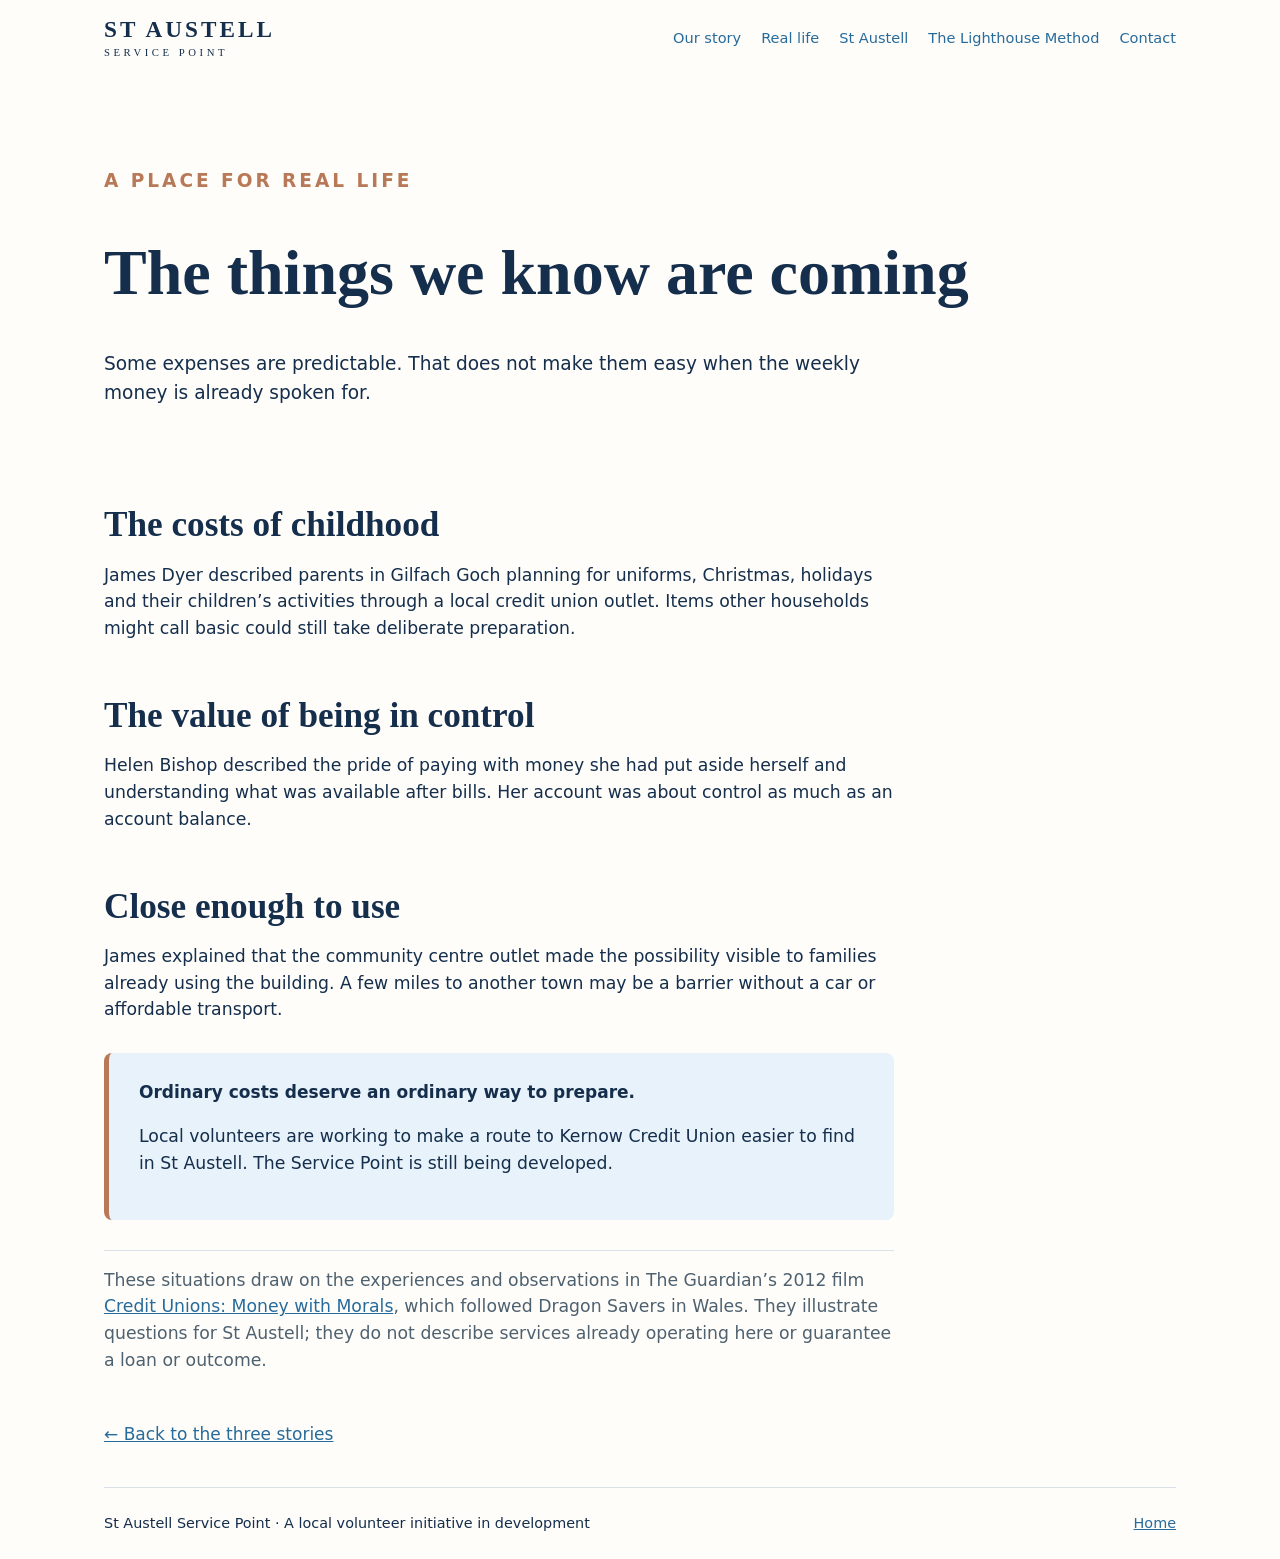
<file: internal/things-we-know-are-coming.html>
<!doctype html><html lang="en-GB"><head><meta charset="utf-8"><meta name="viewport" content="width=device-width, initial-scale=1"><meta name="robots" content="noindex,nofollow"><meta name="description" content="A local volunteer initiative for a St Austell Service Point."><title>The things we know are coming | St Austell Service Point</title><link rel="stylesheet" href="style.css"></head><body><div class="wrap"><header class="header"><a class="brand" href="index.html">ST AUSTELL<small>SERVICE POINT</small></a><button class="menu" type="button" aria-controls="nav" aria-expanded="false">Menu ☰</button><nav id="nav" class="nav" aria-label="Site navigation"><a href="index.html#story">Our story</a><a href="index.html#real-life">Real life</a><a href="index.html#town">St Austell</a><a href="lighthouse.html">The Lighthouse Method</a><a href="index.html#contact">Contact</a></nav></header><main><header class="subhero"><p class="eyebrow">A place for real life</p><h1>The things we know are coming</h1><p>Some expenses are predictable. That does not make them easy when the weekly money is already spoken for.</p></header><div class="prose"><h2>The costs of childhood</h2><p>James Dyer described parents in Gilfach Goch planning for uniforms, Christmas, holidays and their children’s activities through a local credit union outlet. Items other households might call basic could still take deliberate preparation.</p><h2>The value of being in control</h2><p>Helen Bishop described the pride of paying with money she had put aside herself and understanding what was available after bills. Her account was about control as much as an account balance.</p><h2>Close enough to use</h2><p>James explained that the community centre outlet made the possibility visible to families already using the building. A few miles to another town may be a barrier without a car or affordable transport.</p><div class="callout"><strong>Ordinary costs deserve an ordinary way to prepare.</strong><p>Local volunteers are working to make a route to Kernow Credit Union easier to find in St Austell. The Service Point is still being developed.</p></div><p class="source">These situations draw on the experiences and observations in The Guardian’s 2012 film <a href="https://www.youtube.com/watch?v=_UgjGjf3sOk">Credit Unions: Money with Morals</a>, which followed Dragon Savers in Wales. They illustrate questions for St Austell; they do not describe services already operating here or guarantee a loan or outcome.</p><a class="back" href="index.html#real-life">← Back to the three stories</a></div></main><footer class="footer"><span>St Austell Service Point · A local volunteer initiative in development</span><a href="index.html">Home</a></footer></div><script src="site.js"></script></body></html>
</file>
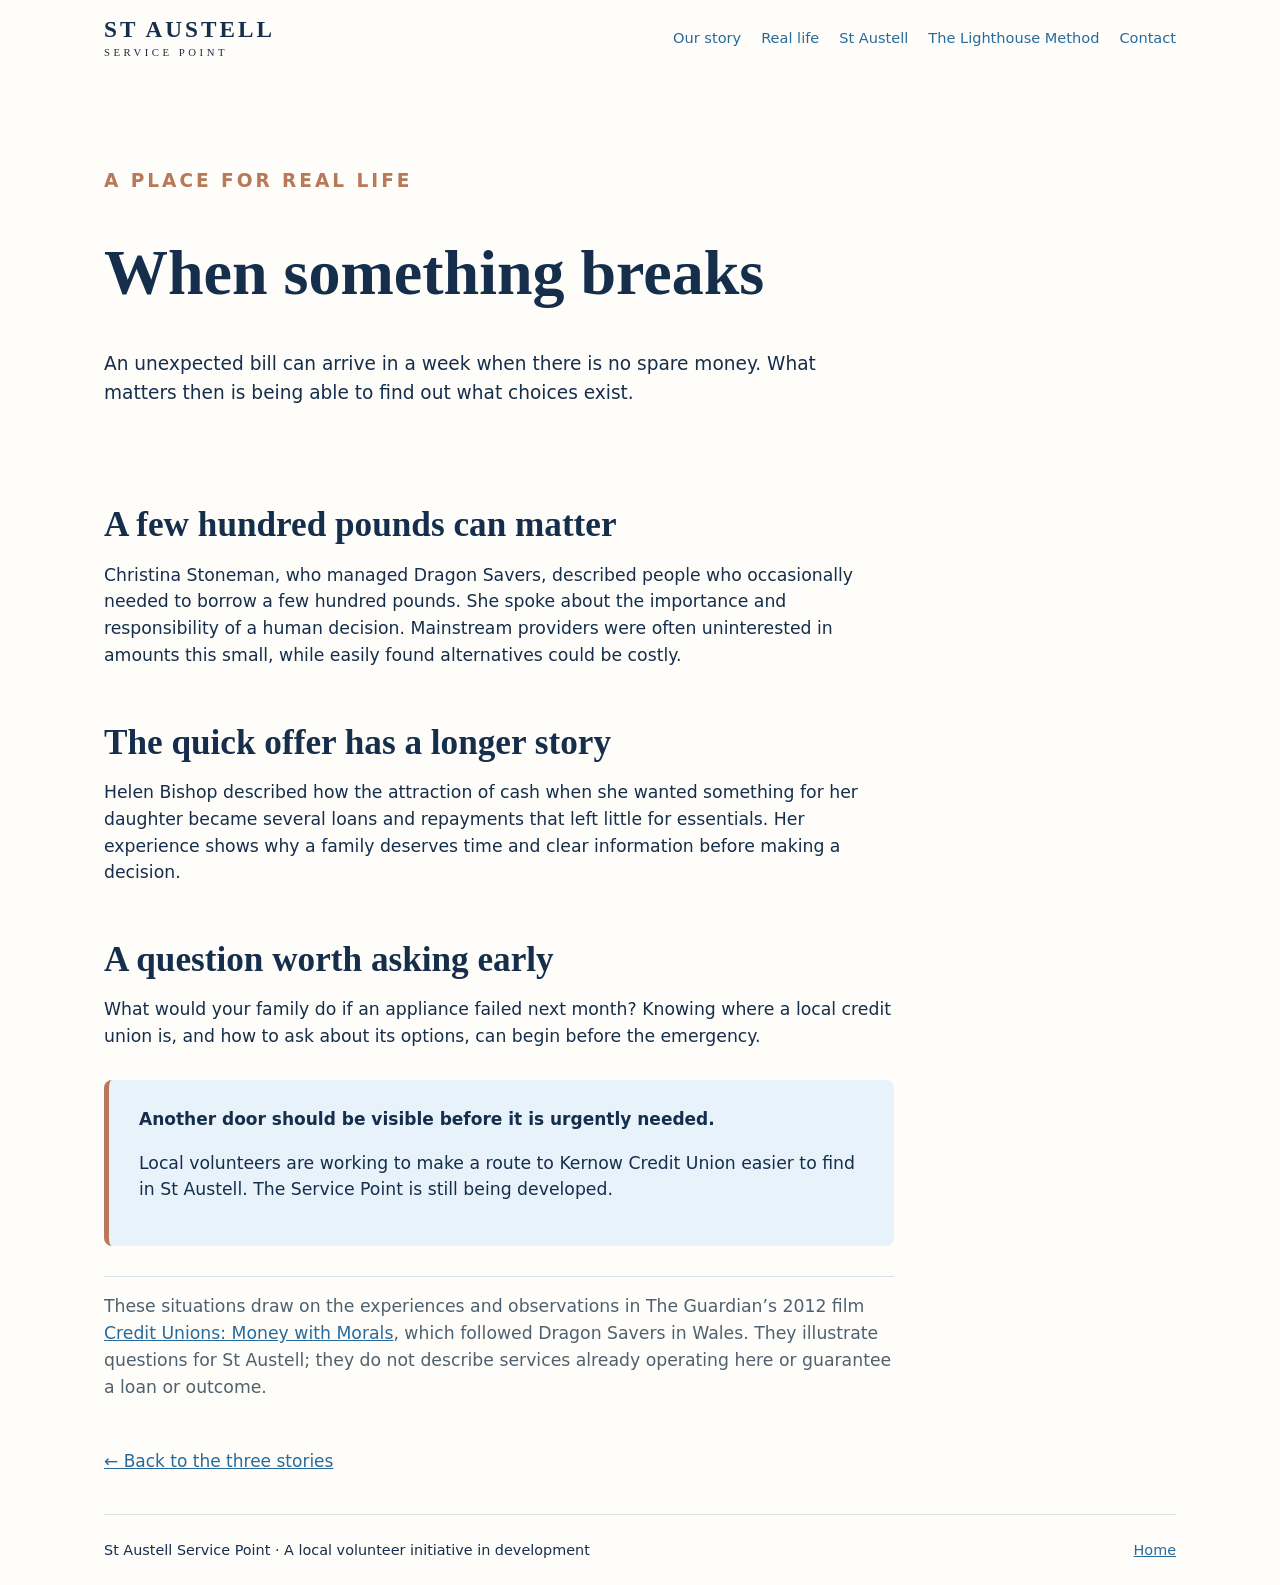
<file: internal/when-something-breaks.html>
<!doctype html><html lang="en-GB"><head><meta charset="utf-8"><meta name="viewport" content="width=device-width, initial-scale=1"><meta name="robots" content="noindex,nofollow"><meta name="description" content="A local volunteer initiative for a St Austell Service Point."><title>When something breaks | St Austell Service Point</title><link rel="stylesheet" href="style.css"></head><body><div class="wrap"><header class="header"><a class="brand" href="index.html">ST AUSTELL<small>SERVICE POINT</small></a><button class="menu" type="button" aria-controls="nav" aria-expanded="false">Menu ☰</button><nav id="nav" class="nav" aria-label="Site navigation"><a href="index.html#story">Our story</a><a href="index.html#real-life">Real life</a><a href="index.html#town">St Austell</a><a href="lighthouse.html">The Lighthouse Method</a><a href="index.html#contact">Contact</a></nav></header><main><header class="subhero"><p class="eyebrow">A place for real life</p><h1>When something breaks</h1><p>An unexpected bill can arrive in a week when there is no spare money. What matters then is being able to find out what choices exist.</p></header><div class="prose"><h2>A few hundred pounds can matter</h2><p>Christina Stoneman, who managed Dragon Savers, described people who occasionally needed to borrow a few hundred pounds. She spoke about the importance and responsibility of a human decision. Mainstream providers were often uninterested in amounts this small, while easily found alternatives could be costly.</p><h2>The quick offer has a longer story</h2><p>Helen Bishop described how the attraction of cash when she wanted something for her daughter became several loans and repayments that left little for essentials. Her experience shows why a family deserves time and clear information before making a decision.</p><h2>A question worth asking early</h2><p>What would your family do if an appliance failed next month? Knowing where a local credit union is, and how to ask about its options, can begin before the emergency.</p><div class="callout"><strong>Another door should be visible before it is urgently needed.</strong><p>Local volunteers are working to make a route to Kernow Credit Union easier to find in St Austell. The Service Point is still being developed.</p></div><p class="source">These situations draw on the experiences and observations in The Guardian’s 2012 film <a href="https://www.youtube.com/watch?v=_UgjGjf3sOk">Credit Unions: Money with Morals</a>, which followed Dragon Savers in Wales. They illustrate questions for St Austell; they do not describe services already operating here or guarantee a loan or outcome.</p><a class="back" href="index.html#real-life">← Back to the three stories</a></div></main><footer class="footer"><span>St Austell Service Point · A local volunteer initiative in development</span><a href="index.html">Home</a></footer></div><script src="site.js"></script></body></html>
</file>
<file: style.css>
:root{--ink:#142e4c;--blue:#276b9c;--copper:#b87958;--paper:#fffdf9;--mist:#e8f2fa;--line:#d9e2e8}*{box-sizing:border-box}html{scroll-behavior:smooth}body{margin:0;background:var(--paper);color:var(--ink);font:17px/1.55 system-ui,-apple-system,Segoe UI,sans-serif}h1,h2,h3{font-family:Georgia,serif;line-height:1.08}h1{font-size:clamp(2.5rem,5vw,4.7rem)}h2{font-size:clamp(2rem,4vw,3.5rem)}h3{font-size:1.45rem}a{color:var(--blue)}button,input,textarea{font:inherit}.wrap{max-width:1120px;padding:0 24px;margin:auto}.header{display:flex;align-items:center;justify-content:space-between;padding:16px 0;min-height:76px}.brand{text-decoration:none;color:var(--ink);font:700 1.45rem/.95 Georgia,serif;letter-spacing:.13em}.brand small{display:block;font:.67rem/1.2 Georgia,serif;letter-spacing:.33em;margin-top:6px}.menu{border:1px solid var(--line);background:white;border-radius:9px;padding:8px 14px;color:var(--ink);cursor:pointer}.nav{display:flex;gap:20px;align-items:center}.nav a{text-decoration:none;font-size:.91rem}.hero{min-height:560px;position:relative;overflow:hidden;border-radius:14px;background:#233747 url('assets/volunteers-hero.png') center/cover}.hero:before{content:'';position:absolute;inset:0;background:linear-gradient(90deg,rgba(8,21,38,.87),rgba(8,21,38,.45) 44%,transparent 78%)}.hero-copy{position:relative;color:white;width:min(52%,530px);padding:92px 38px}.hero p{font-size:1.2rem}.section{padding:72px 0}.section>h2{margin:0 0 24px}.intro{max-width:850px;font-size:1.1rem}.blue{color:var(--blue)}.art{display:block;width:100%;height:auto}.story-art{margin:30px auto 0;border-radius:9px}.eyebrow{font-weight:700;text-transform:uppercase;letter-spacing:.16em;color:var(--copper);font-size:.76rem}.real{background:#fbfaf7;border:1px solid var(--line);border-radius:22px;padding:40px 32px;margin:36px 0}.cards{display:grid;grid-template-columns:repeat(3,1fr);gap:18px}.card{border:1px solid var(--line);border-radius:16px;background:white;text-decoration:none;color:var(--ink);padding:24px;min-height:245px;transition:transform .2s,box-shadow .2s}.card:hover,.card:focus-visible{transform:translateY(-3px);box-shadow:0 10px 28px #142e4c1b}.circle{display:grid;place-items:center;width:66px;height:66px;background:#f5e7dd;border-radius:50%;color:var(--copper);font-size:1.7rem}.card h3{margin:22px 0 7px}.card p{margin:0 0 10px}.read{font-weight:700;color:var(--blue)}.town{display:grid;grid-template-columns:38% 62%;align-items:center;gap:10px}.town img{width:100%}.button{display:inline-block;background:var(--copper);color:white;text-decoration:none;border:0;border-radius:999px;padding:13px 24px;font-weight:700;cursor:pointer}.button:hover,.button:focus-visible{background:#995d41}.contact{background:var(--mist);border-radius:20px;padding:42px;margin:60px 0}.contact h2{margin:0 0 14px}.contact p{max-width:760px}.fields{display:grid;grid-template-columns:1fr 1fr;gap:14px}.fields label{font-size:.9rem;display:grid;gap:5px}.fields .wide{grid-column:1/-1}.fields input,.fields textarea{width:100%;border:1px solid #bfd0dc;background:white;padding:12px;border-radius:7px}.fields textarea{min-height:100px}.fine{font-size:.85rem;color:#4f677a}.footer{border-top:1px solid var(--line);padding:24px 0;margin-top:40px;display:flex;justify-content:space-between;gap:20px;font-size:.9rem}.subhero{padding:72px 0 25px}.subhero p{font-size:1.16rem;max-width:760px}.prose{max-width:790px}.prose h2{font-size:2.2rem;margin:55px 0 12px}.prose p,.prose li{font-size:1.08rem}.prose li{margin-bottom:10px}.callout{padding:26px 30px;background:var(--mist);border-left:5px solid var(--copper);border-radius:8px;margin:30px 0}.milestones{display:flex;flex-wrap:wrap;gap:8px;margin:20px 0}.milestones span{background:#e5eff7;border-radius:30px;padding:7px 14px;font-weight:700}.source{border-top:1px solid var(--line);font-size:.88rem;color:#4e6170;padding-top:16px}.back{display:inline-block;margin-top:30px}@media(max-width:800px){.nav{gap:10px}.nav a{font-size:.76rem}.hero-copy{width:75%}.town{display:block}.town img{margin-top:18px}.cards{grid-template-columns:1fr}.card{min-height:0}.section{padding:45px 0}}@media(max-width:550px){.wrap{padding:0 17px}.header{align-items:flex-start}.nav{display:none;position:absolute;right:17px;top:65px;z-index:5;flex-direction:column;align-items:stretch;background:white;box-shadow:0 10px 25px #142e4c30;border-radius:12px;padding:16px}.nav.open{display:flex}.hero{min-height:570px;background-position:56% center}.hero:before{background:linear-gradient(0deg,rgba(8,21,38,.94),rgba(8,21,38,.4) 70%,transparent)}.hero-copy{width:100%;position:absolute;bottom:0;padding:25px}.hero h1{font-size:2.6rem}.real{padding:24px 17px}.contact{padding:28px 20px}.fields{grid-template-columns:1fr}.fields .wide{grid-column:auto}}
.story-layout{display:grid;grid-template-columns:minmax(0,1fr) minmax(250px,380px);align-items:start;gap:42px}.story-layout .prose{min-width:0}.side-art{width:100%;height:auto;border-radius:14px;margin-top:44px}.image-pair{display:grid;gap:20px;margin-top:44px}.image-pair img{display:block;width:100%;height:auto;border-radius:14px}.story-layout .prose h2:first-child{margin-top:38px}.back{margin-bottom:36px}@media(max-width:800px){.story-layout{grid-template-columns:1fr}.side-art,.image-pair{margin-top:0;max-width:550px}.image-pair{grid-template-columns:repeat(2,minmax(0,1fr));max-width:none}.image-pair img{height:100%;object-fit:cover}}@media(max-width:550px){.image-pair{grid-template-columns:1fr}.image-pair img{height:auto}}

.contact{display:grid;grid-template-columns:minmax(220px,30%) minmax(0,1fr);gap:38px;align-items:center}.contact-bridge{height:100%;display:flex;align-items:center;justify-content:center;border-right:1px solid #adc4d4;padding-right:38px}.contact-bridge img{display:block;width:100%;max-width:320px;height:auto;mix-blend-mode:multiply}.contact-main{min-width:0}.contact-main h2{font-size:clamp(2rem,3.4vw,3.1rem)}.contact-main .button{min-width:260px;text-align:center}@media(max-width:800px){.contact{grid-template-columns:1fr;gap:12px}.contact-bridge{height:auto;border-right:0;border-bottom:1px solid #adc4d4;padding:0 0 12px}.contact-bridge img{max-width:260px}.contact-main h2{font-size:clamp(2rem,5vw,3rem)}}
.menu{display:none}@media(max-width:550px){.menu{display:block}}.button:disabled{opacity:.65;cursor:wait}
</file>
<file: internal/style.css>
:root{--ink:#142e4c;--blue:#276b9c;--copper:#b87958;--paper:#fffdf9;--mist:#e8f2fa;--line:#d9e2e8}*{box-sizing:border-box}html{scroll-behavior:smooth}body{margin:0;background:var(--paper);color:var(--ink);font:17px/1.55 system-ui,-apple-system,Segoe UI,sans-serif}h1,h2,h3{font-family:Georgia,serif;line-height:1.08}h1{font-size:clamp(2.5rem,5vw,4.7rem)}h2{font-size:clamp(2rem,4vw,3.5rem)}h3{font-size:1.45rem}a{color:var(--blue)}button,input,textarea{font:inherit}.wrap{max-width:1120px;padding:0 24px;margin:auto}.header{display:flex;align-items:center;justify-content:space-between;padding:16px 0;min-height:76px}.brand{text-decoration:none;color:var(--ink);font:700 1.45rem/.95 Georgia,serif;letter-spacing:.13em}.brand small{display:block;font:.67rem/1.2 Georgia,serif;letter-spacing:.33em;margin-top:6px}.menu{border:1px solid var(--line);background:white;border-radius:9px;padding:8px 14px;color:var(--ink);cursor:pointer}.nav{display:flex;gap:20px;align-items:center}.nav a{text-decoration:none;font-size:.91rem}.hero{min-height:560px;position:relative;overflow:hidden;border-radius:14px;background:#233747 url('assets/volunteers-hero.png') center/cover}.hero:before{content:'';position:absolute;inset:0;background:linear-gradient(90deg,rgba(8,21,38,.87),rgba(8,21,38,.45) 44%,transparent 78%)}.hero-copy{position:relative;color:white;width:min(52%,530px);padding:92px 38px}.hero p{font-size:1.2rem}.section{padding:72px 0}.section>h2{margin:0 0 24px}.intro{max-width:850px;font-size:1.1rem}.blue{color:var(--blue)}.art{display:block;width:100%;height:auto}.story-art{margin:30px auto 0;border-radius:9px}.eyebrow{font-weight:700;text-transform:uppercase;letter-spacing:.16em;color:var(--copper);font-size:.76rem}.real{background:#fbfaf7;border:1px solid var(--line);border-radius:22px;padding:40px 32px;margin:36px 0}.cards{display:grid;grid-template-columns:repeat(3,1fr);gap:18px}.card{border:1px solid var(--line);border-radius:16px;background:white;text-decoration:none;color:var(--ink);padding:24px;min-height:245px;transition:transform .2s,box-shadow .2s}.card:hover,.card:focus-visible{transform:translateY(-3px);box-shadow:0 10px 28px #142e4c1b}.circle{display:grid;place-items:center;width:66px;height:66px;background:#f5e7dd;border-radius:50%;color:var(--copper);font-size:1.7rem}.card h3{margin:22px 0 7px}.card p{margin:0 0 10px}.read{font-weight:700;color:var(--blue)}.town{display:grid;grid-template-columns:38% 62%;align-items:center;gap:10px}.town img{width:100%}.button{display:inline-block;background:var(--copper);color:white;text-decoration:none;border:0;border-radius:999px;padding:13px 24px;font-weight:700;cursor:pointer}.button:hover,.button:focus-visible{background:#995d41}.contact{background:var(--mist);border-radius:20px;padding:42px;margin:60px 0}.contact h2{margin:0 0 14px}.contact p{max-width:760px}.fields{display:grid;grid-template-columns:1fr 1fr;gap:14px}.fields label{font-size:.9rem;display:grid;gap:5px}.fields .wide{grid-column:1/-1}.fields input,.fields textarea{width:100%;border:1px solid #bfd0dc;background:white;padding:12px;border-radius:7px}.fields textarea{min-height:100px}.fine{font-size:.85rem;color:#4f677a}.footer{border-top:1px solid var(--line);padding:24px 0;margin-top:40px;display:flex;justify-content:space-between;gap:20px;font-size:.9rem}.subhero{padding:72px 0 25px}.subhero p{font-size:1.16rem;max-width:760px}.prose{max-width:790px}.prose h2{font-size:2.2rem;margin:55px 0 12px}.prose p,.prose li{font-size:1.08rem}.prose li{margin-bottom:10px}.callout{padding:26px 30px;background:var(--mist);border-left:5px solid var(--copper);border-radius:8px;margin:30px 0}.milestones{display:flex;flex-wrap:wrap;gap:8px;margin:20px 0}.milestones span{background:#e5eff7;border-radius:30px;padding:7px 14px;font-weight:700}.source{border-top:1px solid var(--line);font-size:.88rem;color:#4e6170;padding-top:16px}.back{display:inline-block;margin-top:30px}@media(max-width:800px){.nav{gap:10px}.nav a{font-size:.76rem}.hero-copy{width:75%}.town{display:block}.town img{margin-top:18px}.cards{grid-template-columns:1fr}.card{min-height:0}.section{padding:45px 0}}@media(max-width:550px){.wrap{padding:0 17px}.header{align-items:flex-start}.nav{display:none;position:absolute;right:17px;top:65px;z-index:5;flex-direction:column;align-items:stretch;background:white;box-shadow:0 10px 25px #142e4c30;border-radius:12px;padding:16px}.nav.open{display:flex}.hero{min-height:570px;background-position:56% center}.hero:before{background:linear-gradient(0deg,rgba(8,21,38,.94),rgba(8,21,38,.4) 70%,transparent)}.hero-copy{width:100%;position:absolute;bottom:0;padding:25px}.hero h1{font-size:2.6rem}.real{padding:24px 17px}.contact{padding:28px 20px}.fields{grid-template-columns:1fr}.fields .wide{grid-column:auto}}

@media (min-width:551px){.menu{display:none}}
.lighthouse-figure{margin:36px 0 46px}.lighthouse-figure img{display:block;width:100%;height:auto;border-radius:14px;box-shadow:0 12px 30px #142e4c1f}.lighthouse-figure figcaption{font-size:.95rem;color:#4e6170;margin-top:12px;line-height:1.5}
</file>
